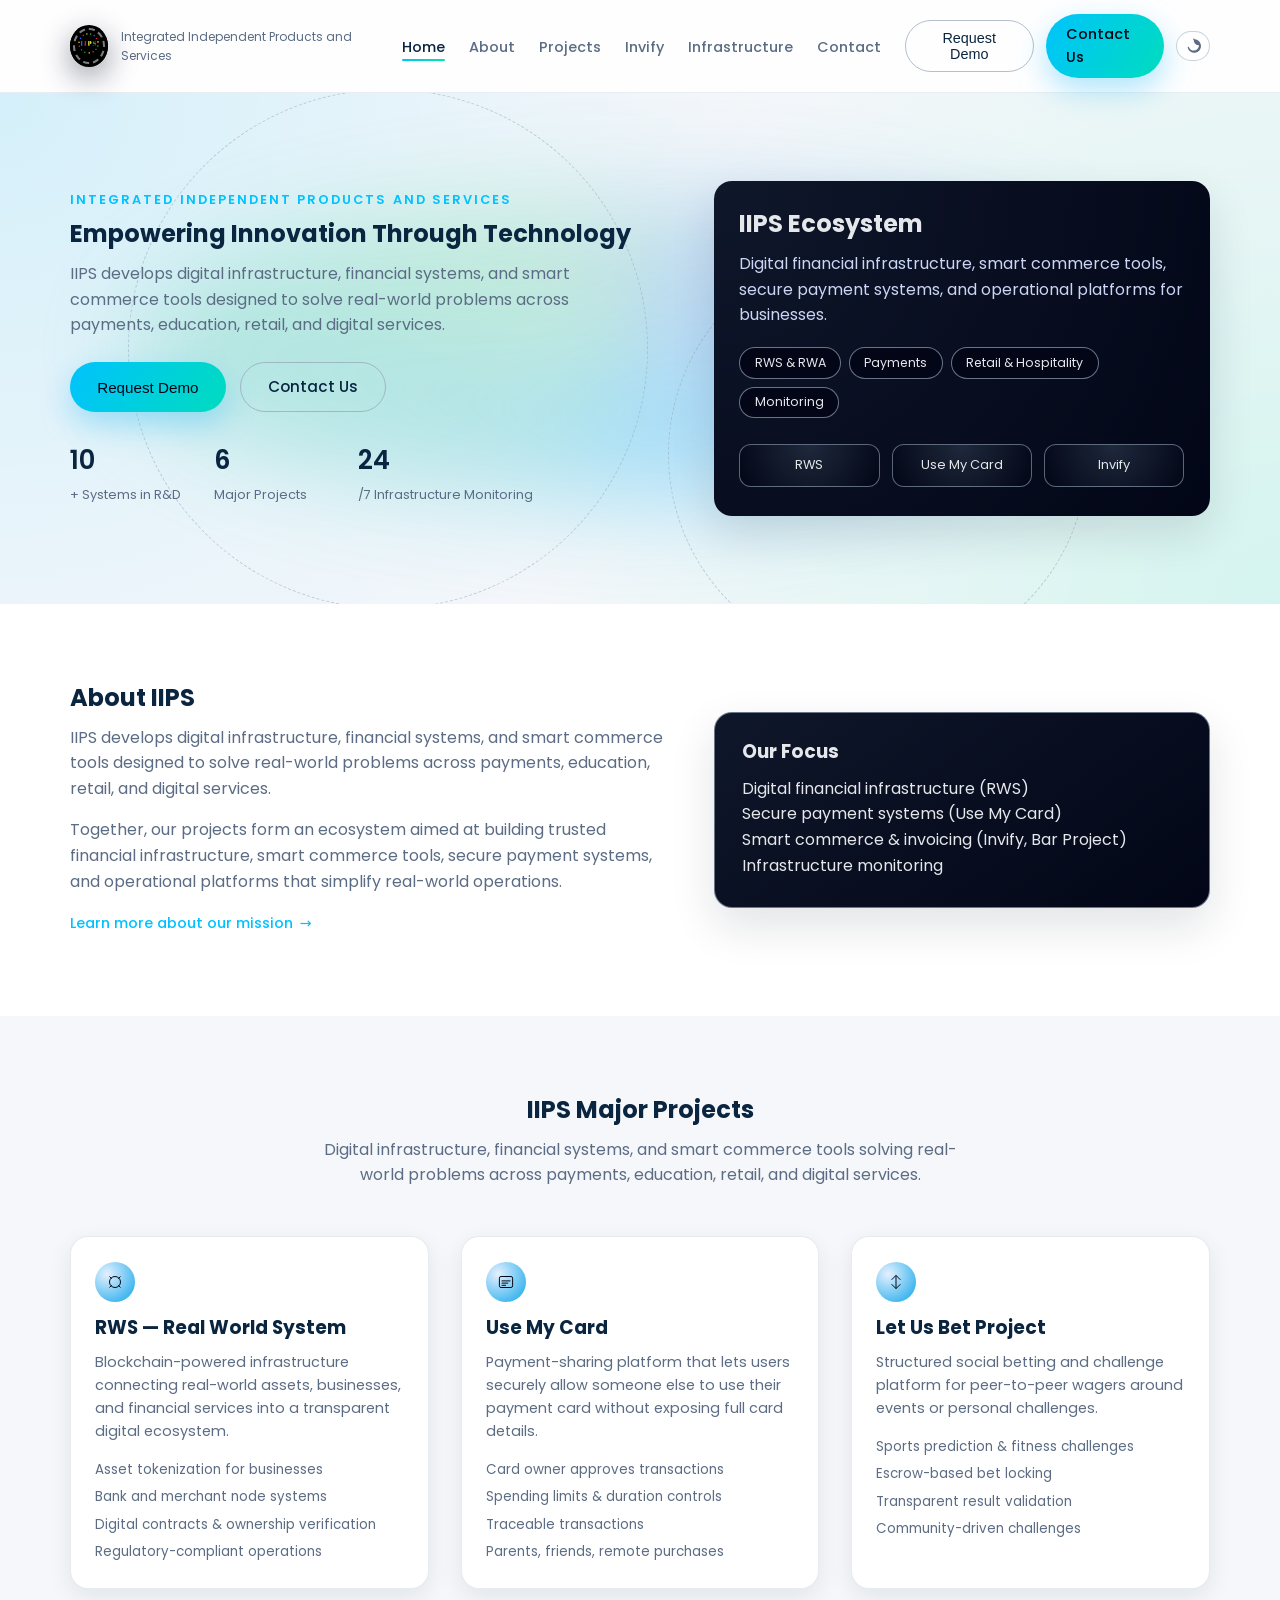
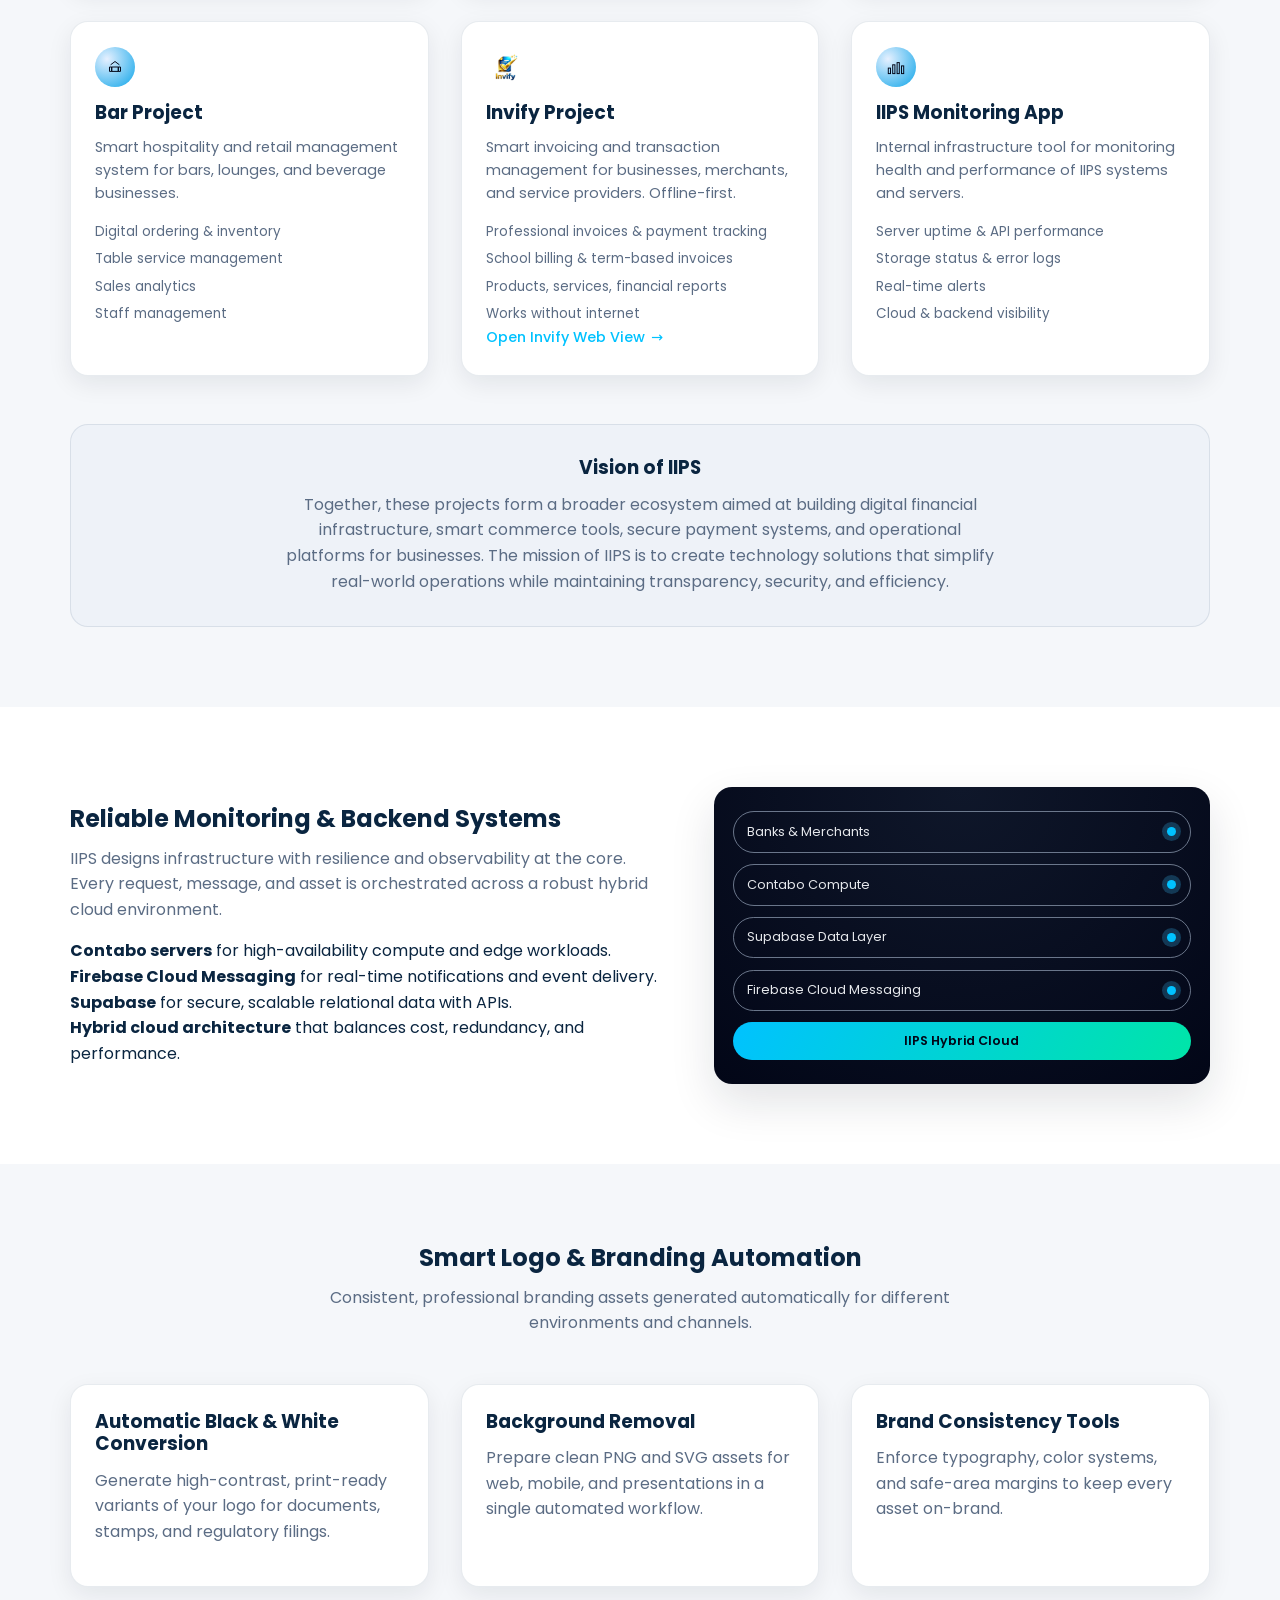
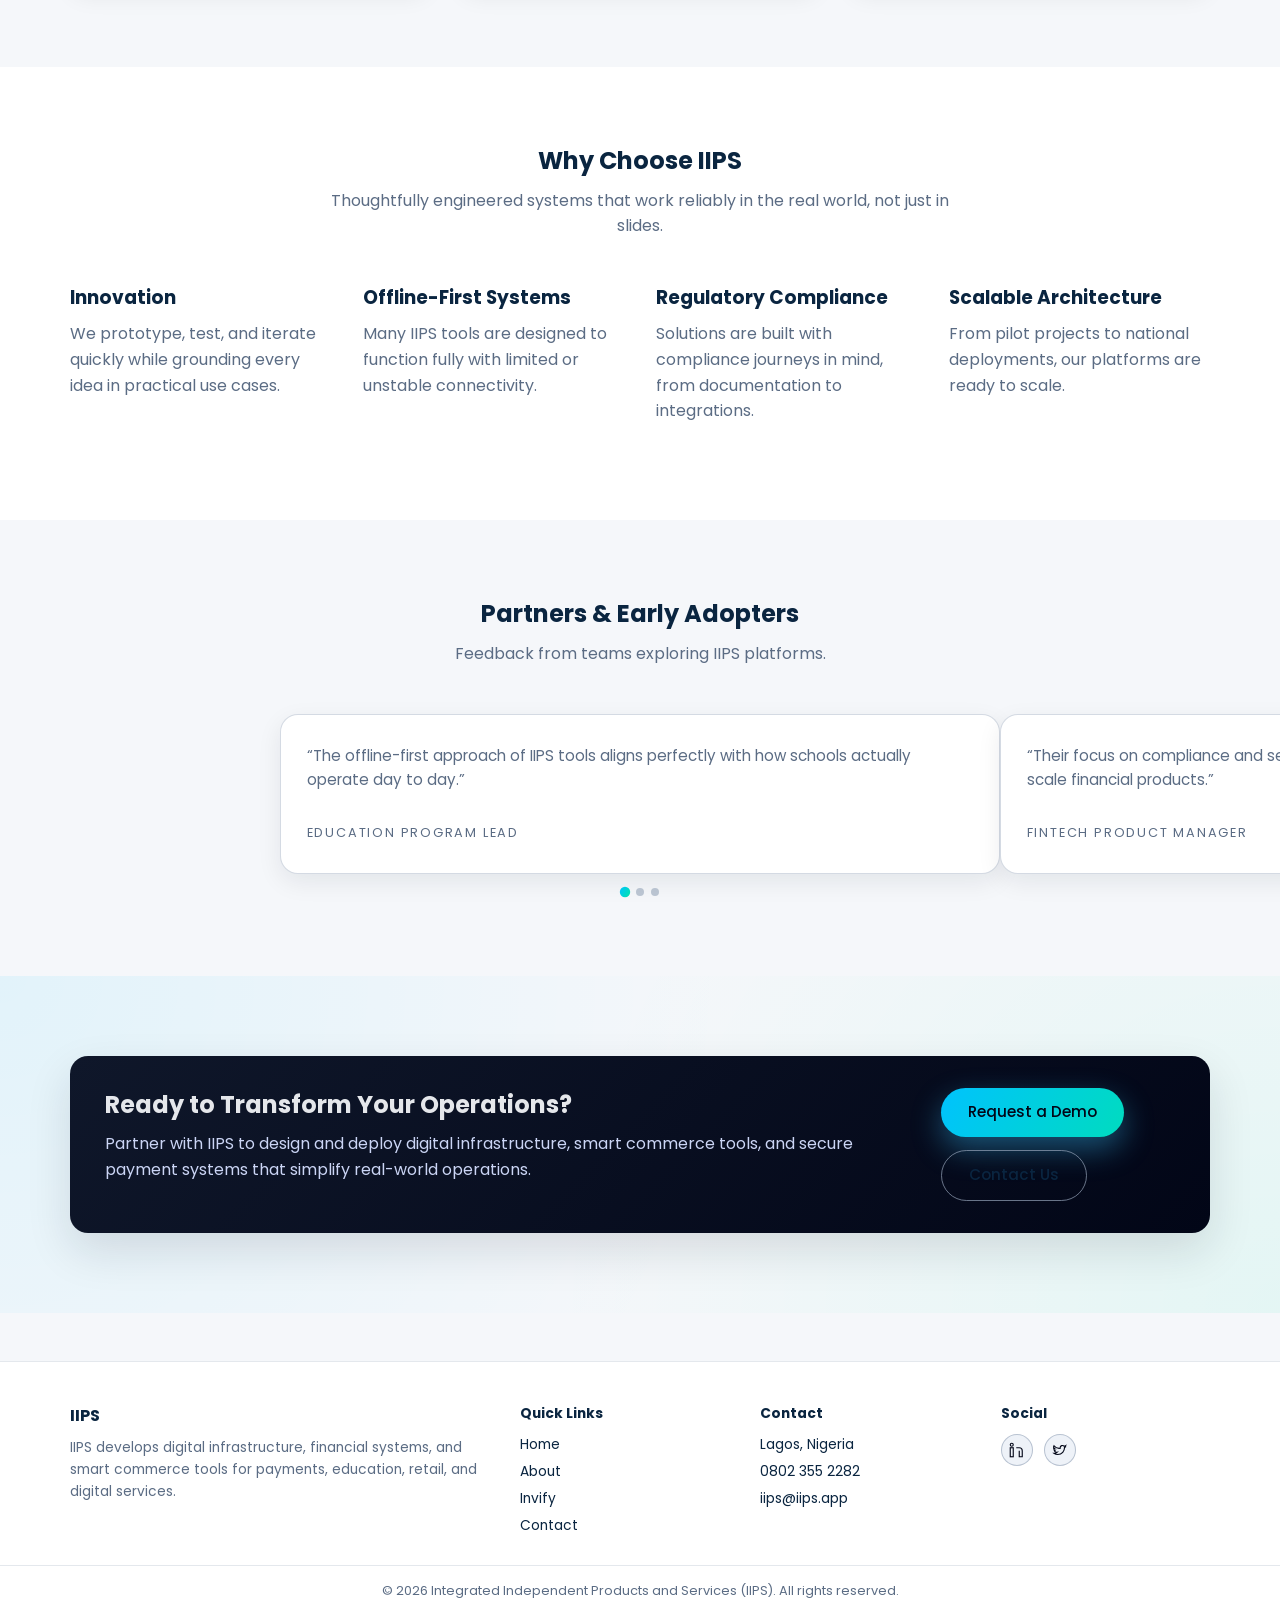
<file: index.html>
<!DOCTYPE html>
<html lang="en">
<head>
  <meta charset="UTF-8">
  <meta http-equiv="X-UA-Compatible" content="IE=edge">
  <meta name="viewport" content="width=device-width, initial-scale=1.0">
  <title>IIPS | Integrated Independent Products and Services</title>
  <meta name="description" content="IIPS develops digital infrastructure, financial systems, and smart commerce tools for payments, education, retail, and digital services.">
  <link rel="preconnect" href="https://fonts.googleapis.com">
  <link rel="preconnect" href="https://fonts.gstatic.com" crossorigin>
  <link href="https://fonts.googleapis.com/css2?family=Poppins:wght@300;400;500;600;700&display=swap" rel="stylesheet">
  <link rel="stylesheet" href="css/style.css">
  <link rel="stylesheet" href="css/responsive.css">
</head>
<body data-page="home">
  <div id="page-loader">
    <div class="loader-orbit">
      <span></span><span></span><span></span><span></span>
    </div>
    <p class="loader-text">Launching IIPS Systems...</p>
  </div>

  <header class="site-header">
    <div class="container header-container">
      <a href="index.html" class="brand">
        <div class="brand-logo">
          <span class="brand-orbit"></span>
          <img src="assets/iips-logo.png" alt="IIPS logo">
        </div>
        <span class="brand-subtitle">Integrated Independent Products and Services</span>
      </a>

      <button class="nav-toggle" aria-label="Toggle navigation" aria-expanded="false">
        <span></span>
        <span></span>
      </button>

      <nav class="main-nav">
        <ul class="nav-links">
          <li><a href="index.html" class="nav-link is-active">Home</a></li>
          <li><a href="about.html" class="nav-link">About</a></li>
          <li><a href="#projects" class="nav-link">Projects</a></li>
          <li><a href="invify.html" class="nav-link">Invify</a></li>
          <li><a href="#infrastructure" class="nav-link">Infrastructure</a></li>
          <li><a href="contact.html" class="nav-link">Contact</a></li>
        </ul>
        <div class="nav-actions">
          <button class="btn btn-outline" data-scroll-target="#contact-cta">Request Demo</button>
          <a href="contact.html" class="btn">Contact Us</a>
          <button class="theme-toggle" aria-label="Toggle light and dark mode">
            <svg viewBox="0 0 24 24" aria-hidden="true">
              <path d="M12 3.1a1 1 0 0 1 .9.58A7 7 0 0 0 20 11a7 7 0 0 1-7 7 7 7 0 0 1-6.32-4.1A1 1 0 0 0 6 13a1 1 0 0 0-1.1.9 9 9 0 1 0 9.2-10.8A1 1 0 0 0 12 3.1Z" />
            </svg>
          </button>
        </div>
      </nav>
    </div>
  </header>

  <main>
    <!-- HERO -->
    <section id="hero" class="hero section">
      <div class="hero-bg">
        <div class="hero-gradient"></div>
        <div class="hero-orbit hero-orbit--one"></div>
        <div class="hero-orbit hero-orbit--two"></div>
      </div>
      <div class="container hero-grid">
        <div class="hero-content reveal">
          <p class="eyebrow">Integrated Independent Products and Services</p>
          <h1>Empowering Innovation Through Technology</h1>
          <p class="hero-subtitle">
            IIPS develops digital infrastructure, financial systems, and smart commerce tools designed to solve real-world problems across payments, education, retail, and digital services.
          </p>
          <div class="hero-actions">
            <button class="btn btn-lg" data-scroll-target="#contact-cta">Request Demo</button>
            <a href="contact.html" class="btn btn-lg btn-outline">Contact Us</a>
          </div>
          <div class="hero-meta">
            <div class="hero-meta-item">
              <span class="counter" data-counter="10">0</span>
              <span class="counter-label">+ Systems in R&amp;D</span>
            </div>
            <div class="hero-meta-item">
              <span class="counter" data-counter="6">0</span>
              <span class="counter-label">Major Projects</span>
            </div>
            <div class="hero-meta-item">
              <span class="counter" data-counter="24">0</span>
              <span class="counter-label">/7 Infrastructure Monitoring</span>
            </div>
          </div>
        </div>

        <div class="hero-visual reveal">
          <div class="hero-card">
            <h2>IIPS Ecosystem</h2>
            <p>Digital financial infrastructure, smart commerce tools, secure payment systems, and operational platforms for businesses.</p>
            <ul class="hero-pills">
              <li>RWS &amp; RWA</li>
              <li>Payments</li>
              <li>Retail &amp; Hospitality</li>
              <li>Monitoring</li>
            </ul>
            <div class="hero-diagram">
              <div class="hero-node hero-node--edge">RWS</div>
              <div class="hero-node hero-node--cloud">Use My Card</div>
              <div class="hero-node hero-node--rwa">Invify</div>
            </div>
          </div>
        </div>
      </div>
    </section>

    <!-- ABOUT SUMMARY -->
    <section id="about" class="section section-alt">
      <div class="container split">
        <div class="split-text reveal">
          <h2>About IIPS</h2>
          <p>
            IIPS develops digital infrastructure, financial systems, and smart commerce tools designed to solve real-world
            problems across payments, education, retail, and digital services.
          </p>
          <p>
            Together, our projects form an ecosystem aimed at building trusted financial infrastructure, smart commerce
            tools, secure payment systems, and operational platforms that simplify real-world operations.
          </p>
          <a href="about.html" class="text-link">
            Learn more about our mission
            <span aria-hidden="true">→</span>
          </a>
        </div>
        <div class="split-visual reveal">
          <div class="stats-card">
            <h3>Our Focus</h3>
            <ul>
              <li>Digital financial infrastructure (RWS)</li>
              <li>Secure payment systems (Use My Card)</li>
              <li>Smart commerce &amp; invoicing (Invify, Bar Project)</li>
              <li>Infrastructure monitoring</li>
            </ul>
          </div>
        </div>
      </div>
    </section>

    <!-- MAJOR PROJECTS -->
    <section id="projects" class="section">
      <div class="container">
        <header class="section-header reveal">
          <h2>IIPS Major Projects</h2>
          <p>Digital infrastructure, financial systems, and smart commerce tools solving real-world problems across payments, education, retail, and digital services.</p>
        </header>

        <div class="grid grid-3 project-grid">
          <article class="card project-card reveal">
            <div class="card-icon">
              <svg viewBox="0 0 40 40" aria-hidden="true">
                <circle cx="20" cy="20" r="10"></circle>
                <path d="M10 10l4 4M30 10l-4 4M10 30l4-4M30 30l-4-4" />
              </svg>
            </div>
            <h3>RWS — Real World System</h3>
            <p class="card-description">
              Blockchain-powered infrastructure connecting real-world assets, businesses, and financial services into a transparent digital ecosystem.
            </p>
            <ul class="card-list">
              <li>Asset tokenization for businesses</li>
              <li>Bank and merchant node systems</li>
              <li>Digital contracts &amp; ownership verification</li>
              <li>Regulatory-compliant operations</li>
            </ul>
          </article>

          <article class="card project-card reveal">
            <div class="card-icon">
              <svg viewBox="0 0 40 40" aria-hidden="true">
                <rect x="8" y="10" width="24" height="20" rx="3"></rect>
                <path d="M12 18h16M12 22h12M12 26h8" />
              </svg>
            </div>
            <h3>Use My Card</h3>
            <p class="card-description">
              Payment-sharing platform that lets users securely allow someone else to use their payment card without exposing full card details.
            </p>
            <ul class="card-list">
              <li>Card owner approves transactions</li>
              <li>Spending limits &amp; duration controls</li>
              <li>Traceable transactions</li>
              <li>Parents, friends, remote purchases</li>
            </ul>
          </article>

          <article class="card project-card reveal">
            <div class="card-icon">
              <svg viewBox="0 0 40 40" aria-hidden="true">
                <path d="M20 8v24M12 16l8-8 8 8M12 24l8 8 8-8" />
              </svg>
            </div>
            <h3>Let Us Bet Project</h3>
            <p class="card-description">
              Structured social betting and challenge platform for peer-to-peer wagers around events or personal challenges.
            </p>
            <ul class="card-list">
              <li>Sports prediction &amp; fitness challenges</li>
              <li>Escrow-based bet locking</li>
              <li>Transparent result validation</li>
              <li>Community-driven challenges</li>
            </ul>
          </article>

          <article class="card project-card reveal">
            <div class="card-icon">
              <svg viewBox="0 0 40 40" aria-hidden="true">
                <path d="M14 28h12v-8H14zM10 20h4v8h-4zM26 20h4v8h-4z" />
                <path d="M12 16l8-6 8 6" />
              </svg>
            </div>
            <h3>Bar Project</h3>
            <p class="card-description">
              Smart hospitality and retail management system for bars, lounges, and beverage businesses.
            </p>
            <ul class="card-list">
              <li>Digital ordering &amp; inventory</li>
              <li>Table service management</li>
              <li>Sales analytics</li>
              <li>Staff management</li>
            </ul>
          </article>

          <article class="card project-card reveal">
            <div class="card-icon card-icon--invify">
              <img src="assets/invify/invify-logo.png" alt="Invify logo">
            </div>
            <h3>Invify Project</h3>
            <p class="card-description">
              Smart invoicing and transaction management for businesses, merchants, and service providers. Offline-first.
            </p>
            <ul class="card-list">
              <li>Professional invoices &amp; payment tracking</li>
              <li>School billing &amp; term-based invoices</li>
              <li>Products, services, financial reports</li>
              <li>Works without internet</li>
            </ul>
            <a href="invify.html" class="text-link">
              Open Invify Web View
              <span aria-hidden="true">→</span>
            </a>
          </article>

          <article class="card project-card reveal">
            <div class="card-icon">
              <svg viewBox="0 0 40 40" aria-hidden="true">
                <rect x="6" y="22" width="4" height="10"></rect>
                <rect x="14" y="16" width="4" height="16"></rect>
                <rect x="22" y="12" width="4" height="20"></rect>
                <rect x="30" y="18" width="4" height="14"></rect>
              </svg>
            </div>
            <h3>IIPS Monitoring App</h3>
            <p class="card-description">
              Internal infrastructure tool for monitoring health and performance of IIPS systems and servers.
            </p>
            <ul class="card-list">
              <li>Server uptime &amp; API performance</li>
              <li>Storage status &amp; error logs</li>
              <li>Real-time alerts</li>
              <li>Cloud &amp; backend visibility</li>
            </ul>
          </article>
        </div>

        <div class="vision-block reveal">
          <h3>Vision of IIPS</h3>
          <p>
            Together, these projects form a broader ecosystem aimed at building digital financial infrastructure,
            smart commerce tools, secure payment systems, and operational platforms for businesses. The mission of IIPS
            is to create technology solutions that simplify real-world operations while maintaining transparency,
            security, and efficiency.
          </p>
        </div>
      </div>
    </section>

    <!-- INFRASTRUCTURE -->
    <section id="infrastructure" class="section section-alt">
      <div class="container split infra-split">
        <div class="split-text reveal">
          <h2>Reliable Monitoring &amp; Backend Systems</h2>
          <p>
            IIPS designs infrastructure with resilience and observability at the core. Every request, message, and asset
            is orchestrated across a robust hybrid cloud environment.
          </p>
          <ul class="infra-list">
            <li><strong>Contabo servers</strong> for high-availability compute and edge workloads.</li>
            <li><strong>Firebase Cloud Messaging</strong> for real-time notifications and event delivery.</li>
            <li><strong>Supabase</strong> for secure, scalable relational data with APIs.</li>
            <li><strong>Hybrid cloud architecture</strong> that balances cost, redundancy, and performance.</li>
          </ul>
        </div>
        <div class="split-visual infra-diagram reveal">
          <div class="infra-layer infra-layer--edge">
            <span class="infra-label">Banks &amp; Merchants</span>
            <span class="infra-dot"></span>
          </div>
          <div class="infra-layer infra-layer--compute">
            <span class="infra-label">Contabo Compute</span>
            <span class="infra-dot"></span>
          </div>
          <div class="infra-layer infra-layer--data">
            <span class="infra-label">Supabase Data Layer</span>
            <span class="infra-dot"></span>
          </div>
          <div class="infra-layer infra-layer--events">
            <span class="infra-label">Firebase Cloud Messaging</span>
            <span class="infra-dot"></span>
          </div>
          <div class="infra-core">
            <span>IIPS Hybrid Cloud</span>
          </div>
        </div>
      </div>
    </section>

    <!-- BRANDING TOOLS -->
    <section id="branding" class="section">
      <div class="container">
        <header class="section-header reveal">
          <h2>Smart Logo &amp; Branding Automation</h2>
          <p>
            Consistent, professional branding assets generated automatically for different environments and channels.
          </p>
        </header>

        <div class="grid grid-3 branding-grid">
          <article class="card branding-card reveal">
            <h3>Automatic Black &amp; White Conversion</h3>
            <p>
              Generate high-contrast, print-ready variants of your logo for documents, stamps, and regulatory filings.
            </p>
          </article>
          <article class="card branding-card reveal">
            <h3>Background Removal</h3>
            <p>
              Prepare clean PNG and SVG assets for web, mobile, and presentations in a single automated workflow.
            </p>
          </article>
          <article class="card branding-card reveal">
            <h3>Brand Consistency Tools</h3>
            <p>
              Enforce typography, color systems, and safe-area margins to keep every asset on-brand.
            </p>
          </article>
        </div>
      </div>
    </section>

    <!-- WHY CHOOSE IIPS -->
    <section id="why" class="section section-alt">
      <div class="container">
        <header class="section-header reveal">
          <h2>Why Choose IIPS</h2>
          <p>Thoughtfully engineered systems that work reliably in the real world, not just in slides.</p>
        </header>

        <div class="grid grid-4 highlight-grid">
          <article class="highlight-card reveal">
            <h3>Innovation</h3>
            <p>We prototype, test, and iterate quickly while grounding every idea in practical use cases.</p>
          </article>
          <article class="highlight-card reveal">
            <h3>Offline-First Systems</h3>
            <p>Many IIPS tools are designed to function fully with limited or unstable connectivity.</p>
          </article>
          <article class="highlight-card reveal">
            <h3>Regulatory Compliance</h3>
            <p>Solutions are built with compliance journeys in mind, from documentation to integrations.</p>
          </article>
          <article class="highlight-card reveal">
            <h3>Scalable Architecture</h3>
            <p>From pilot projects to national deployments, our platforms are ready to scale.</p>
          </article>
        </div>
      </div>
    </section>

    <!-- SIMPLE TESTIMONIALS SLIDER -->
    <section id="testimonials" class="section">
      <div class="container">
        <header class="section-header reveal">
          <h2>Partners &amp; Early Adopters</h2>
          <p>Feedback from teams exploring IIPS platforms.</p>
        </header>

        <div class="testimonial-slider reveal">
          <div class="testimonial-track">
            <article class="testimonial">
              <p>
                “The offline-first approach of IIPS tools aligns perfectly with how schools actually operate day to day.”
              </p>
              <span class="testimonial-author">Education Program Lead</span>
            </article>
            <article class="testimonial">
              <p>
                “Their focus on compliance and secure backend infrastructure gives us confidence to scale financial products.”
              </p>
              <span class="testimonial-author">Fintech Product Manager</span>
            </article>
            <article class="testimonial">
              <p>
                “We were able to prototype new asset tracking models quickly thanks to IIPS’ blockchain integrations.”
              </p>
              <span class="testimonial-author">Operations Director</span>
            </article>
          </div>
          <div class="testimonial-dots" aria-hidden="true">
            <button class="dot is-active" data-slide="0"></button>
            <button class="dot" data-slide="1"></button>
            <button class="dot" data-slide="2"></button>
          </div>
        </div>
      </div>
    </section>

    <!-- CALL TO ACTION -->
    <section id="contact-cta" class="section section-cta">
      <div class="container cta-container reveal">
        <div class="cta-content">
          <h2>Ready to Transform Your Operations?</h2>
          <p>
            Partner with IIPS to design and deploy digital infrastructure, smart commerce tools, and secure
            payment systems that simplify real-world operations.
          </p>
        </div>
        <div class="cta-actions">
          <a href="contact.html" class="btn btn-lg">Request a Demo</a>
          <a href="contact.html" class="btn btn-lg btn-outline">Contact Us</a>
        </div>
      </div>
    </section>
  </main>

  <footer class="site-footer">
    <div class="container footer-grid">
      <div class="footer-col">
        <h3>IIPS</h3>
        <p>IIPS develops digital infrastructure, financial systems, and smart commerce tools for payments, education, retail, and digital services.</p>
      </div>
      <div class="footer-col">
        <h4>Quick Links</h4>
        <ul>
          <li><a href="index.html">Home</a></li>
          <li><a href="about.html">About</a></li>
          <li><a href="invify.html">Invify</a></li>
          <li><a href="contact.html">Contact</a></li>
        </ul>
      </div>
      <div class="footer-col">
        <h4>Contact</h4>
        <ul>
          <li>Lagos, Nigeria</li>
          <li><a href="tel:08023552282">0802 355 2282</a></li>
          <li><a href="mailto:iips@iips.app">iips@iips.app</a></li>
        </ul>
      </div>
      <div class="footer-col">
        <h4>Social</h4>
        <div class="footer-socials">
          <a href="#" aria-label="IIPS on LinkedIn">
            <svg viewBox="0 0 24 24" aria-hidden="true">
              <rect x="3" y="9" width="4" height="12"></rect>
              <circle cx="5" cy="5" r="2"></circle>
              <path d="M11 9h4a4 4 0 0 1 4 4v8h-4v-8"></path>
            </svg>
          </a>
          <a href="#" aria-label="IIPS on Twitter">
            <svg viewBox="0 0 24 24" aria-hidden="true">
              <path d="M20 7.4c-.6.3-1.2.4-1.8.5a3.1 3.1 0 0 0 1.4-1.7 6 6 0 0 1-2 0.8 3.1 3.1 0 0 0-5.4 2.1c0 .2 0 .4.1.6A8.8 8.8 0 0 1 4 6.3a3.1 3.1 0 0 0 1 4.1 3 3 0 0 1-1.4-.4v.1a3.1 3.1 0 0 0 2.5 3 3 3 0 0 1-1.4.1A3.1 3.1 0 0 0 8 15a6.2 6.2 0 0 1-3.8 1.3H4A8.8 8.8 0 0 0 9 18c5.8 0 9-4.8 9-9v-.4A6.3 6.3 0 0 0 20 7.4Z" />
            </svg>
          </a>
        </div>
      </div>
    </div>
    <div class="footer-bottom">
      <p>© 2026 Integrated Independent Products and Services (IIPS). All rights reserved.</p>
    </div>
  </footer>

  <script src="js/main.js" defer></script>
</body>
</html>
</file>
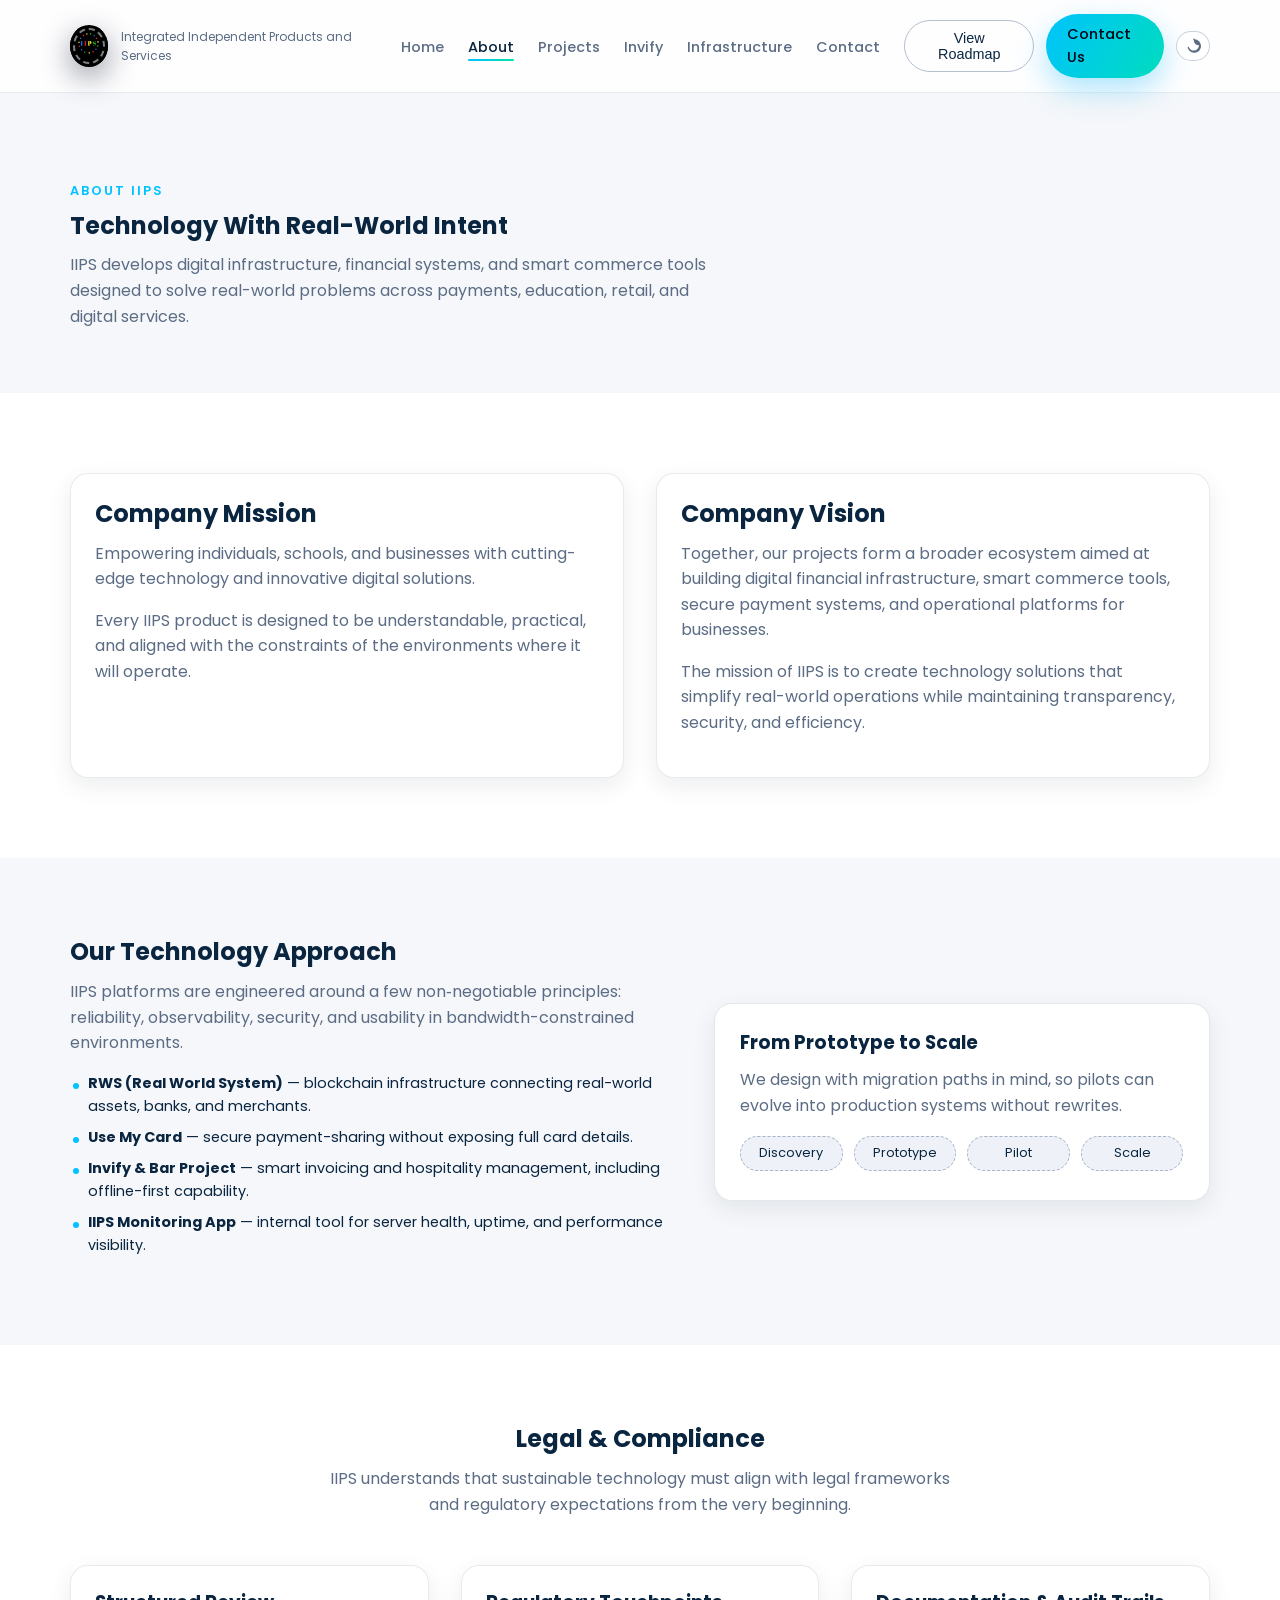
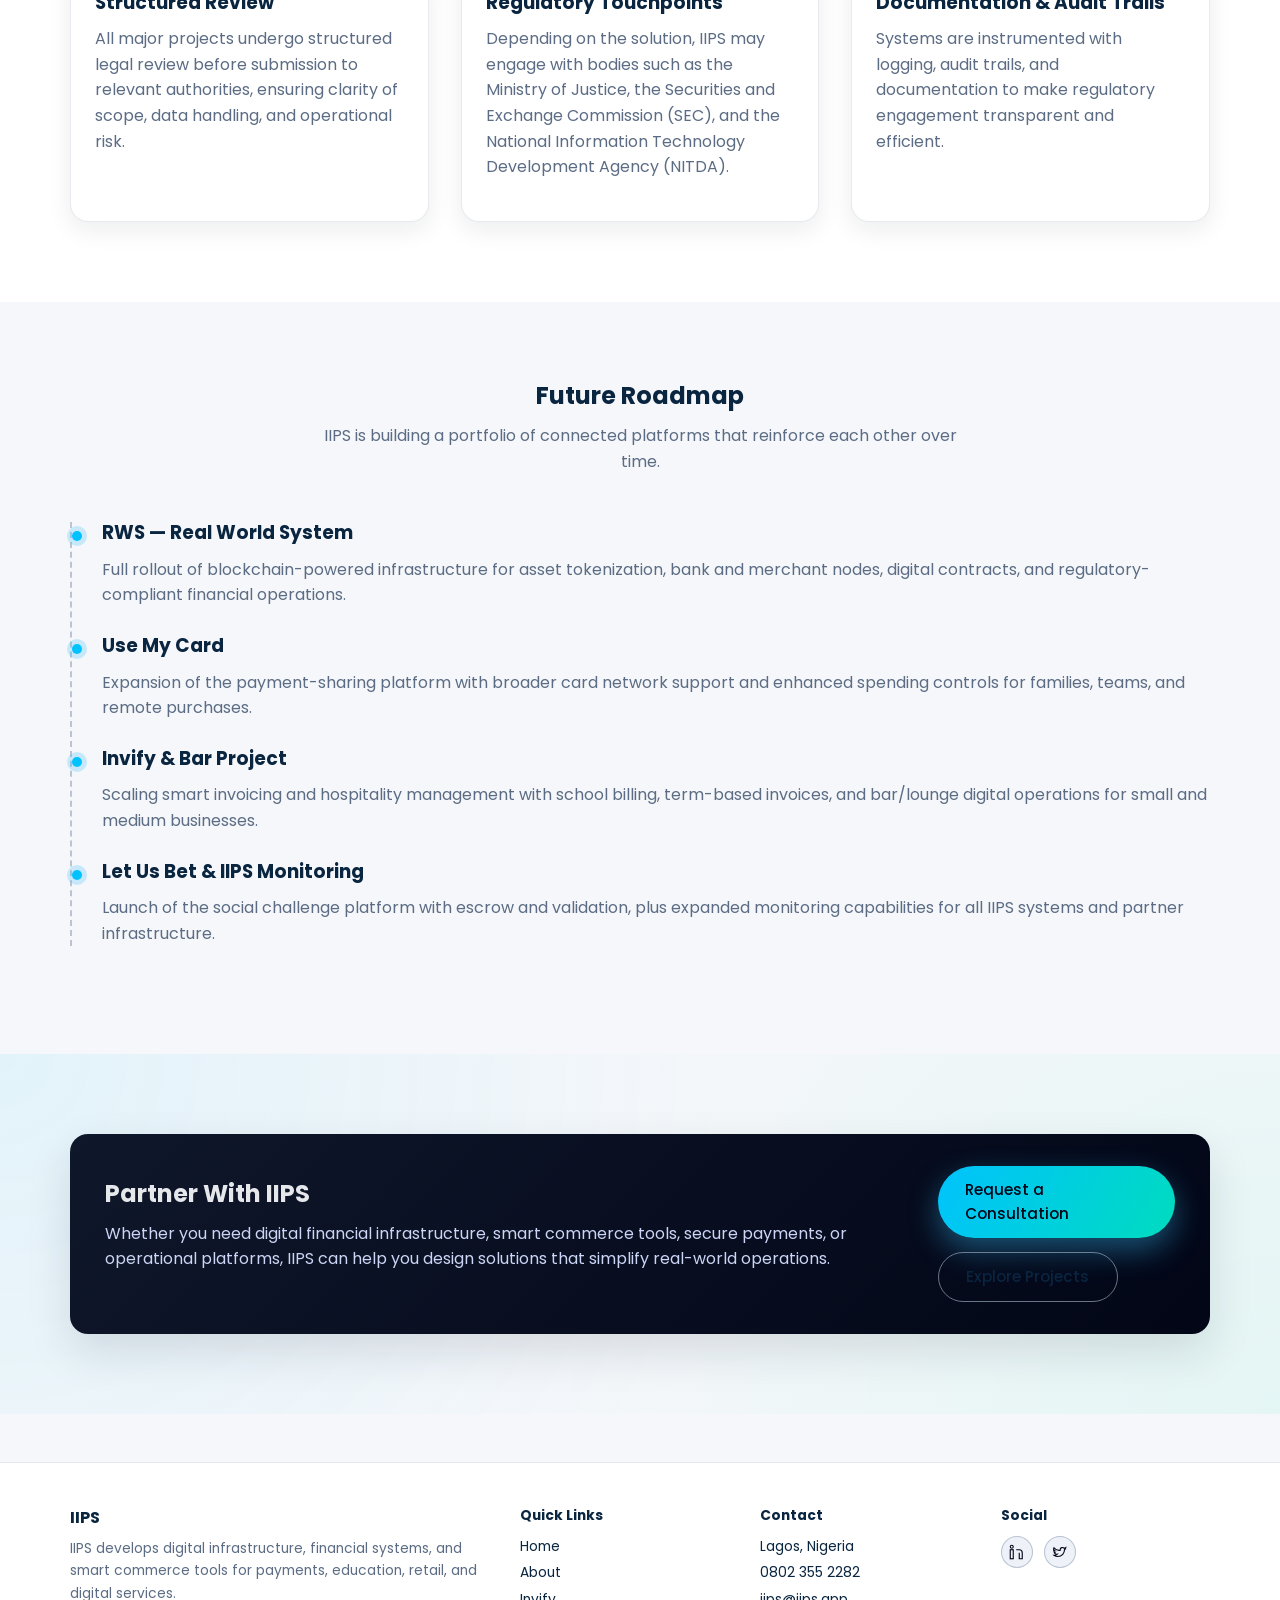
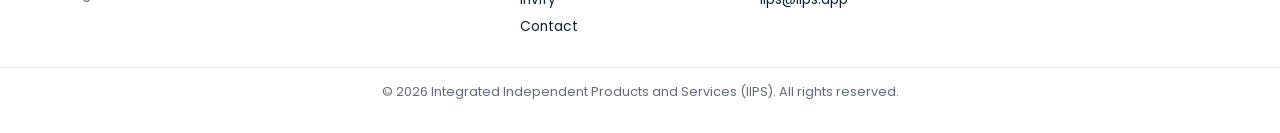
<file: about.html>
<!DOCTYPE html>
<html lang="en">
<head>
  <meta charset="UTF-8">
  <meta http-equiv="X-UA-Compatible" content="IE=edge">
  <meta name="viewport" content="width=device-width, initial-scale=1.0">
  <title>About IIPS | Integrated Independent Products and Services</title>
  <meta name="description" content="Learn about the mission, vision, technology approach, and roadmap of IIPS — digital infrastructure, financial systems, and smart commerce tools.">
  <link rel="preconnect" href="https://fonts.googleapis.com">
  <link rel="preconnect" href="https://fonts.gstatic.com" crossorigin>
  <link href="https://fonts.googleapis.com/css2?family=Poppins:wght@300;400;500;600;700&display=swap" rel="stylesheet">
  <link rel="stylesheet" href="css/style.css">
  <link rel="stylesheet" href="css/responsive.css">
</head>
<body data-page="about">
  <div id="page-loader">
    <div class="loader-orbit">
      <span></span><span></span><span></span><span></span>
    </div>
    <p class="loader-text">Loading IIPS Overview...</p>
  </div>

  <header class="site-header">
    <div class="container header-container">
      <a href="index.html" class="brand">
        <div class="brand-logo">
          <span class="brand-orbit"></span>
          <img src="assets/iips-logo.png" alt="IIPS logo">
        </div>
        <span class="brand-subtitle">Integrated Independent Products and Services</span>
      </a>

      <button class="nav-toggle" aria-label="Toggle navigation" aria-expanded="false">
        <span></span>
        <span></span>
      </button>

      <nav class="main-nav">
        <ul class="nav-links">
          <li><a href="index.html" class="nav-link">Home</a></li>
          <li><a href="about.html" class="nav-link is-active">About</a></li>
          <li><a href="index.html#projects" class="nav-link">Projects</a></li>
          <li><a href="invify.html" class="nav-link">Invify</a></li>
          <li><a href="index.html#infrastructure" class="nav-link">Infrastructure</a></li>
          <li><a href="contact.html" class="nav-link">Contact</a></li>
        </ul>
        <div class="nav-actions">
          <button class="btn btn-outline" data-scroll-target="#roadmap">View Roadmap</button>
          <a href="contact.html" class="btn">Contact Us</a>
          <button class="theme-toggle" aria-label="Toggle light and dark mode">
            <svg viewBox="0 0 24 24" aria-hidden="true">
              <path d="M12 3.1a1 1 0 0 1 .9.58A7 7 0 0 0 20 11a7 7 0 0 1-7 7 7 7 0 0 1-6.32-4.1A1 1 0 0 0 6 13a1 1 0 0 0-1.1.9 9 9 0 1 0 9.2-10.8A1 1 0 0 0 12 3.1Z" />
            </svg>
          </button>
        </div>
      </nav>
    </div>
  </header>

  <main>
    <section class="section page-hero">
      <div class="container">
        <p class="eyebrow">About IIPS</p>
        <h1>Technology With Real-World Intent</h1>
        <p class="page-hero-text">
          IIPS develops digital infrastructure, financial systems, and smart commerce tools designed to solve real-world
          problems across payments, education, retail, and digital services.
        </p>
      </div>
    </section>

    <section class="section section-alt">
      <div class="container grid grid-2">
        <article class="card reveal">
          <h2>Company Mission</h2>
          <p>
            Empowering individuals, schools, and businesses with cutting-edge technology and innovative digital solutions.
          </p>
          <p>
            Every IIPS product is designed to be understandable, practical, and aligned with the constraints of the
            environments where it will operate.
          </p>
        </article>

        <article class="card reveal">
          <h2>Company Vision</h2>
          <p>
            Together, our projects form a broader ecosystem aimed at building digital financial infrastructure,
            smart commerce tools, secure payment systems, and operational platforms for businesses.
          </p>
          <p>
            The mission of IIPS is to create technology solutions that simplify real-world operations while
            maintaining transparency, security, and efficiency.
          </p>
        </article>
      </div>
    </section>

    <section class="section">
      <div class="container split">
        <div class="split-text reveal">
          <h2>Our Technology Approach</h2>
          <p>
            IIPS platforms are engineered around a few non‑negotiable principles: reliability, observability, security,
            and usability in bandwidth-constrained environments.
          </p>
          <ul class="bullet-list">
            <li><strong>RWS (Real World System)</strong> — blockchain infrastructure connecting real-world assets, banks, and merchants.</li>
            <li><strong>Use My Card</strong> — secure payment-sharing without exposing full card details.</li>
            <li><strong>Invify &amp; Bar Project</strong> — smart invoicing and hospitality management, including offline-first capability.</li>
            <li><strong>IIPS Monitoring App</strong> — internal tool for server health, uptime, and performance visibility.</li>
          </ul>
        </div>
        <div class="split-visual reveal">
          <div class="diagram-card">
            <h3>From Prototype to Scale</h3>
            <p>We design with migration paths in mind, so pilots can evolve into production systems without rewrites.</p>
            <div class="diagram-steps">
              <span>Discovery</span>
              <span>Prototype</span>
              <span>Pilot</span>
              <span>Scale</span>
            </div>
          </div>
        </div>
      </div>
    </section>

    <section class="section section-alt">
      <div class="container">
        <header class="section-header reveal">
          <h2>Legal &amp; Compliance</h2>
          <p>
            IIPS understands that sustainable technology must align with legal frameworks and regulatory expectations
            from the very beginning.
          </p>
        </header>
        <div class="grid grid-3">
          <article class="card reveal">
            <h3>Structured Review</h3>
            <p>
              All major projects undergo structured legal review before submission to relevant authorities, ensuring
              clarity of scope, data handling, and operational risk.
            </p>
          </article>
          <article class="card reveal">
            <h3>Regulatory Touchpoints</h3>
            <p>
              Depending on the solution, IIPS may engage with bodies such as the Ministry of Justice, the Securities and
              Exchange Commission (SEC), and the National Information Technology Development Agency (NITDA).
            </p>
          </article>
          <article class="card reveal">
            <h3>Documentation &amp; Audit Trails</h3>
            <p>
              Systems are instrumented with logging, audit trails, and documentation to make regulatory engagement
              transparent and efficient.
            </p>
          </article>
        </div>
      </div>
    </section>

    <section id="roadmap" class="section">
      <div class="container">
        <header class="section-header reveal">
          <h2>Future Roadmap</h2>
          <p>IIPS is building a portfolio of connected platforms that reinforce each other over time.</p>
        </header>

        <div class="timeline reveal">
          <div class="timeline-item">
            <h3>RWS — Real World System</h3>
            <p>
              Full rollout of blockchain-powered infrastructure for asset tokenization, bank and merchant nodes,
              digital contracts, and regulatory-compliant financial operations.
            </p>
          </div>
          <div class="timeline-item">
            <h3>Use My Card</h3>
            <p>
              Expansion of the payment-sharing platform with broader card network support and enhanced
              spending controls for families, teams, and remote purchases.
            </p>
          </div>
          <div class="timeline-item">
            <h3>Invify &amp; Bar Project</h3>
            <p>
              Scaling smart invoicing and hospitality management with school billing, term-based invoices,
              and bar/lounge digital operations for small and medium businesses.
            </p>
          </div>
          <div class="timeline-item">
            <h3>Let Us Bet &amp; IIPS Monitoring</h3>
            <p>
              Launch of the social challenge platform with escrow and validation, plus expanded
              monitoring capabilities for all IIPS systems and partner infrastructure.
            </p>
          </div>
        </div>
      </div>
    </section>

    <section class="section section-cta">
      <div class="container cta-container reveal">
        <div class="cta-content">
          <h2>Partner With IIPS</h2>
          <p>
            Whether you need digital financial infrastructure, smart commerce tools, secure payments, or operational
            platforms, IIPS can help you design solutions that simplify real-world operations.
          </p>
        </div>
        <div class="cta-actions">
          <a href="contact.html" class="btn btn-lg">Request a Consultation</a>
          <a href="index.html#projects" class="btn btn-lg btn-outline">Explore Projects</a>
        </div>
      </div>
    </section>
  </main>

  <footer class="site-footer">
    <div class="container footer-grid">
      <div class="footer-col">
        <h3>IIPS</h3>
        <p>IIPS develops digital infrastructure, financial systems, and smart commerce tools for payments, education, retail, and digital services.</p>
      </div>
      <div class="footer-col">
        <h4>Quick Links</h4>
        <ul>
          <li><a href="index.html">Home</a></li>
          <li><a href="about.html">About</a></li>
          <li><a href="invify.html">Invify</a></li>
          <li><a href="contact.html">Contact</a></li>
        </ul>
      </div>
      <div class="footer-col">
        <h4>Contact</h4>
        <ul>
          <li>Lagos, Nigeria</li>
          <li><a href="tel:08023552282">0802 355 2282</a></li>
          <li><a href="mailto:iips@iips.app">iips@iips.app</a></li>
        </ul>
      </div>
      <div class="footer-col">
        <h4>Social</h4>
        <div class="footer-socials">
          <a href="#" aria-label="IIPS on LinkedIn">
            <svg viewBox="0 0 24 24" aria-hidden="true">
              <rect x="3" y="9" width="4" height="12"></rect>
              <circle cx="5" cy="5" r="2"></circle>
              <path d="M11 9h4a4 4 0 0 1 4 4v8h-4v-8"></path>
            </svg>
          </a>
          <a href="#" aria-label="IIPS on Twitter">
            <svg viewBox="0 0 24 24" aria-hidden="true">
              <path d="M20 7.4c-.6.3-1.2.4-1.8.5a3.1 3.1 0 0 0 1.4-1.7 6 6 0 0 1-2 0.8 3.1 3.1 0 0 0-5.4 2.1c0 .2 0 .4.1.6A8.8 8.8 0 0 1 4 6.3a3.1 3.1 0 0 0 1 4.1 3 3 0 0 1-1.4-.4v.1a3.1 3.1 0 0 0 2.5 3 3 3 0 0 1-1.4.1A3.1 3.1 0 0 0 8 15a6.2 6.2 0 0 1-3.8 1.3H4A8.8 8.8 0 0 0 9 18c5.8 0 9-4.8 9-9v-.4A6.3 6.3 0 0 0 20 7.4Z" />
            </svg>
          </a>
        </div>
      </div>
    </div>
    <div class="footer-bottom">
      <p>© 2026 Integrated Independent Products and Services (IIPS). All rights reserved.</p>
    </div>
  </footer>

  <script src="js/main.js" defer></script>
</body>
</html>
</file>
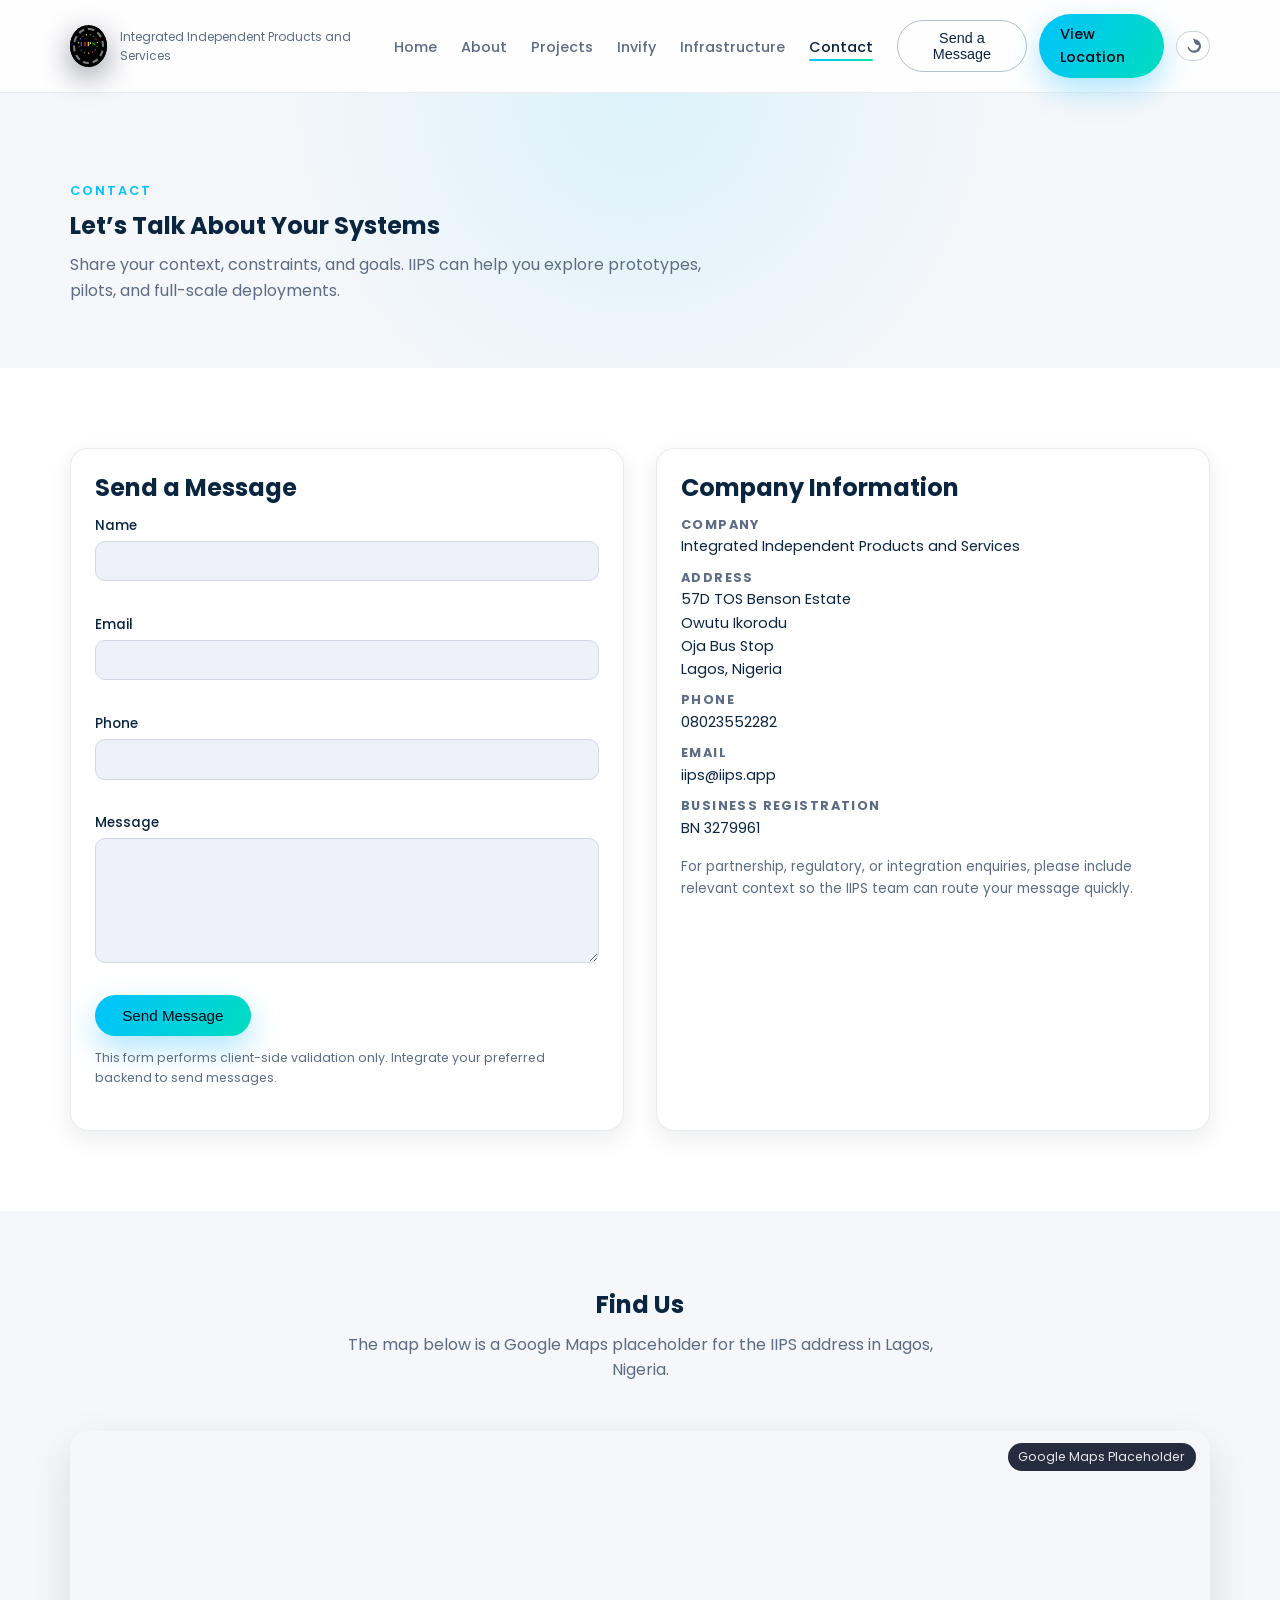
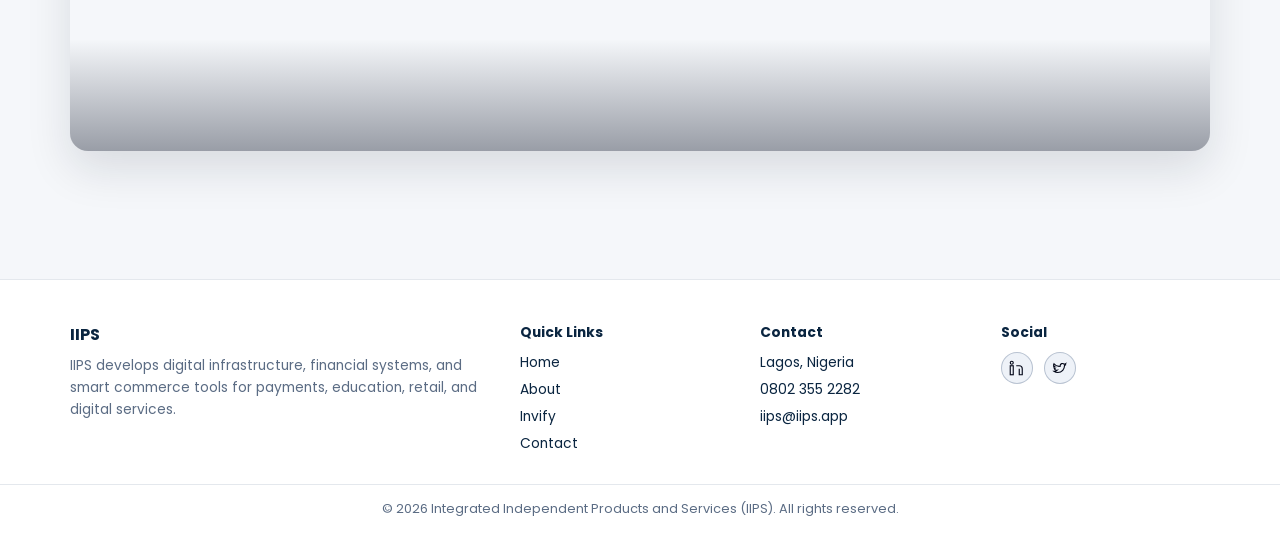
<file: contact.html>
<!DOCTYPE html>
<html lang="en">
<head>
  <meta charset="UTF-8">
  <meta http-equiv="X-UA-Compatible" content="IE=edge">
  <meta name="viewport" content="width=device-width, initial-scale=1.0">
  <title>Contact IIPS | Integrated Independent Products and Services</title>
  <meta name="description" content="Contact IIPS for demos, partnerships, and enquiries on digital infrastructure, financial systems, and smart commerce tools.">
  <link rel="preconnect" href="https://fonts.googleapis.com">
  <link rel="preconnect" href="https://fonts.gstatic.com" crossorigin>
  <link href="https://fonts.googleapis.com/css2?family=Poppins:wght@300;400;500;600;700&display=swap" rel="stylesheet">
  <link rel="stylesheet" href="css/style.css">
  <link rel="stylesheet" href="css/responsive.css">
</head>
<body data-page="contact">
  <div id="page-loader">
    <div class="loader-orbit">
      <span></span><span></span><span></span><span></span>
    </div>
    <p class="loader-text">Connecting with IIPS...</p>
  </div>

  <header class="site-header">
    <div class="container header-container">
      <a href="index.html" class="brand">
        <div class="brand-logo">
          <span class="brand-orbit"></span>
          <img src="assets/iips-logo.png" alt="IIPS logo">
        </div>
        <span class="brand-subtitle">Integrated Independent Products and Services</span>
      </a>

      <button class="nav-toggle" aria-label="Toggle navigation" aria-expanded="false">
        <span></span>
        <span></span>
      </button>

      <nav class="main-nav">
        <ul class="nav-links">
          <li><a href="index.html" class="nav-link">Home</a></li>
          <li><a href="about.html" class="nav-link">About</a></li>
          <li><a href="index.html#projects" class="nav-link">Projects</a></li>
          <li><a href="invify.html" class="nav-link">Invify</a></li>
          <li><a href="index.html#infrastructure" class="nav-link">Infrastructure</a></li>
          <li><a href="contact.html" class="nav-link is-active">Contact</a></li>
        </ul>
        <div class="nav-actions">
          <button class="btn btn-outline" data-scroll-target="#contact-main">Send a Message</button>
          <a href="#map" class="btn">View Location</a>
          <button class="theme-toggle" aria-label="Toggle light and dark mode">
            <svg viewBox="0 0 24 24" aria-hidden="true">
              <path d="M12 3.1a1 1 0 0 1 .9.58A7 7 0 0 0 20 11a7 7 0 0 1-7 7 7 7 0 0 1-6.32-4.1A1 1 0 0 0 6 13a1 1 0 0 0-1.1.9 9 9 0 1 0 9.2-10.8A1 1 0 0 0 12 3.1Z" />
            </svg>
          </button>
        </div>
      </nav>
    </div>
  </header>

  <main>
    <section class="section page-hero contact-hero">
      <div class="container">
        <p class="eyebrow">Contact</p>
        <h1>Let’s Talk About Your Systems</h1>
        <p class="page-hero-text">
          Share your context, constraints, and goals. IIPS can help you explore prototypes, pilots, and full-scale deployments.
        </p>
      </div>
    </section>

    <section id="contact-main" class="section section-alt">
      <div class="container grid grid-2 contact-grid">
        <div class="card contact-card reveal">
          <h2>Send a Message</h2>
          <form id="contact-form" novalidate>
            <div class="form-field">
              <label for="name">Name</label>
              <input type="text" id="name" name="name" autocomplete="name" required>
              <small class="error-message" aria-live="polite"></small>
            </div>
            <div class="form-field">
              <label for="email">Email</label>
              <input type="email" id="email" name="email" autocomplete="email" required>
              <small class="error-message" aria-live="polite"></small>
            </div>
            <div class="form-field">
              <label for="phone">Phone</label>
              <input type="tel" id="phone" name="phone" autocomplete="tel">
              <small class="error-message" aria-live="polite"></small>
            </div>
            <div class="form-field">
              <label for="message">Message</label>
              <textarea id="message" name="message" rows="5" required></textarea>
              <small class="error-message" aria-live="polite"></small>
            </div>
            <button type="submit" class="btn btn-lg">Send Message</button>
            <p class="form-hint">This form performs client-side validation only. Integrate your preferred backend to send messages.</p>
          </form>
        </div>

        <div class="card contact-info-card reveal">
          <h2>Company Information</h2>
          <ul class="contact-info-list">
            <li>
              <strong>Company</strong>
              <span>Integrated Independent Products and Services</span>
            </li>
            <li>
              <strong>Address</strong>
              <span>
                57D TOS Benson Estate<br>
                Owutu Ikorodu<br>
                Oja Bus Stop<br>
                Lagos, Nigeria
              </span>
            </li>
            <li>
              <strong>Phone</strong>
              <a href="tel:08023552282">08023552282</a>
            </li>
            <li>
              <strong>Email</strong>
              <a href="mailto:iips@iips.app">iips@iips.app</a>
            </li>
            <li>
              <strong>Business Registration</strong>
              <span>BN 3279961</span>
            </li>
          </ul>
          <p class="contact-note">
            For partnership, regulatory, or integration enquiries, please include relevant context so the IIPS team can
            route your message quickly.
          </p>
        </div>
      </div>
    </section>

    <section id="map" class="section">
      <div class="container">
        <header class="section-header reveal">
          <h2>Find Us</h2>
          <p>The map below is a Google Maps placeholder for the IIPS address in Lagos, Nigeria.</p>
        </header>
        <div class="map-wrapper reveal">
          <div class="map-frame">
            <iframe
              title="IIPS Location - Lagos, Nigeria"
              loading="lazy"
              referrerpolicy="no-referrer-when-downgrade"
              src="https://www.google.com/maps/embed?pb=!1m18!1m12!1m3!1d3959.834399414834!2d3.493!3d6.650!2m3!1f0!2f0!3f0!3m2!1i1024!2i768!4f13.1!3m3!1m2!1s0x0:0x0!2zNsKwMzknMDAuMCJOIDPCsDI5JzM0LjAiRQ!5e0!3m2!1sen!2sng!4v1700000000000">
            </iframe>
          </div>
          <div class="map-overlay">
            <span class="map-badge">Google Maps Placeholder</span>
          </div>
        </div>
      </div>
    </section>
  </main>

  <footer class="site-footer">
    <div class="container footer-grid">
      <div class="footer-col">
        <h3>IIPS</h3>
        <p>IIPS develops digital infrastructure, financial systems, and smart commerce tools for payments, education, retail, and digital services.</p>
      </div>
      <div class="footer-col">
        <h4>Quick Links</h4>
        <ul>
          <li><a href="index.html">Home</a></li>
          <li><a href="about.html">About</a></li>
          <li><a href="invify.html">Invify</a></li>
          <li><a href="contact.html">Contact</a></li>
        </ul>
      </div>
      <div class="footer-col">
        <h4>Contact</h4>
        <ul>
          <li>Lagos, Nigeria</li>
          <li><a href="tel:08023552282">0802 355 2282</a></li>
          <li><a href="mailto:iips@iips.app">iips@iips.app</a></li>
        </ul>
      </div>
      <div class="footer-col">
        <h4>Social</h4>
        <div class="footer-socials">
          <a href="#" aria-label="IIPS on LinkedIn">
            <svg viewBox="0 0 24 24" aria-hidden="true">
              <rect x="3" y="9" width="4" height="12"></rect>
              <circle cx="5" cy="5" r="2"></circle>
              <path d="M11 9h4a4 4 0 0 1 4 4v8h-4v-8"></path>
            </svg>
          </a>
          <a href="#" aria-label="IIPS on Twitter">
            <svg viewBox="0 0 24 24" aria-hidden="true">
              <path d="M20 7.4c-.6.3-1.2.4-1.8.5a3.1 3.1 0 0 0 1.4-1.7 6 6 0 0 1-2 0.8 3.1 3.1 0 0 0-5.4 2.1c0 .2 0 .4.1.6A8.8 8.8 0 0 1 4 6.3a3.1 3.1 0 0 0 1 4.1 3 3 0 0 1-1.4-.4v.1a3.1 3.1 0 0 0 2.5 3 3 3 0 0 1-1.4.1A3.1 3.1 0 0 0 8 15a6.2 6.2 0 0 1-3.8 1.3H4A8.8 8.8 0 0 0 9 18c5.8 0 9-4.8 9-9v-.4A6.3 6.3 0 0 0 20 7.4Z" />
            </svg>
          </a>
        </div>
      </div>
    </div>
    <div class="footer-bottom">
      <p>© 2026 Integrated Independent Products and Services (IIPS). All rights reserved.</p>
    </div>
  </footer>

  <script src="js/main.js" defer></script>
</body>
</html>
</file>
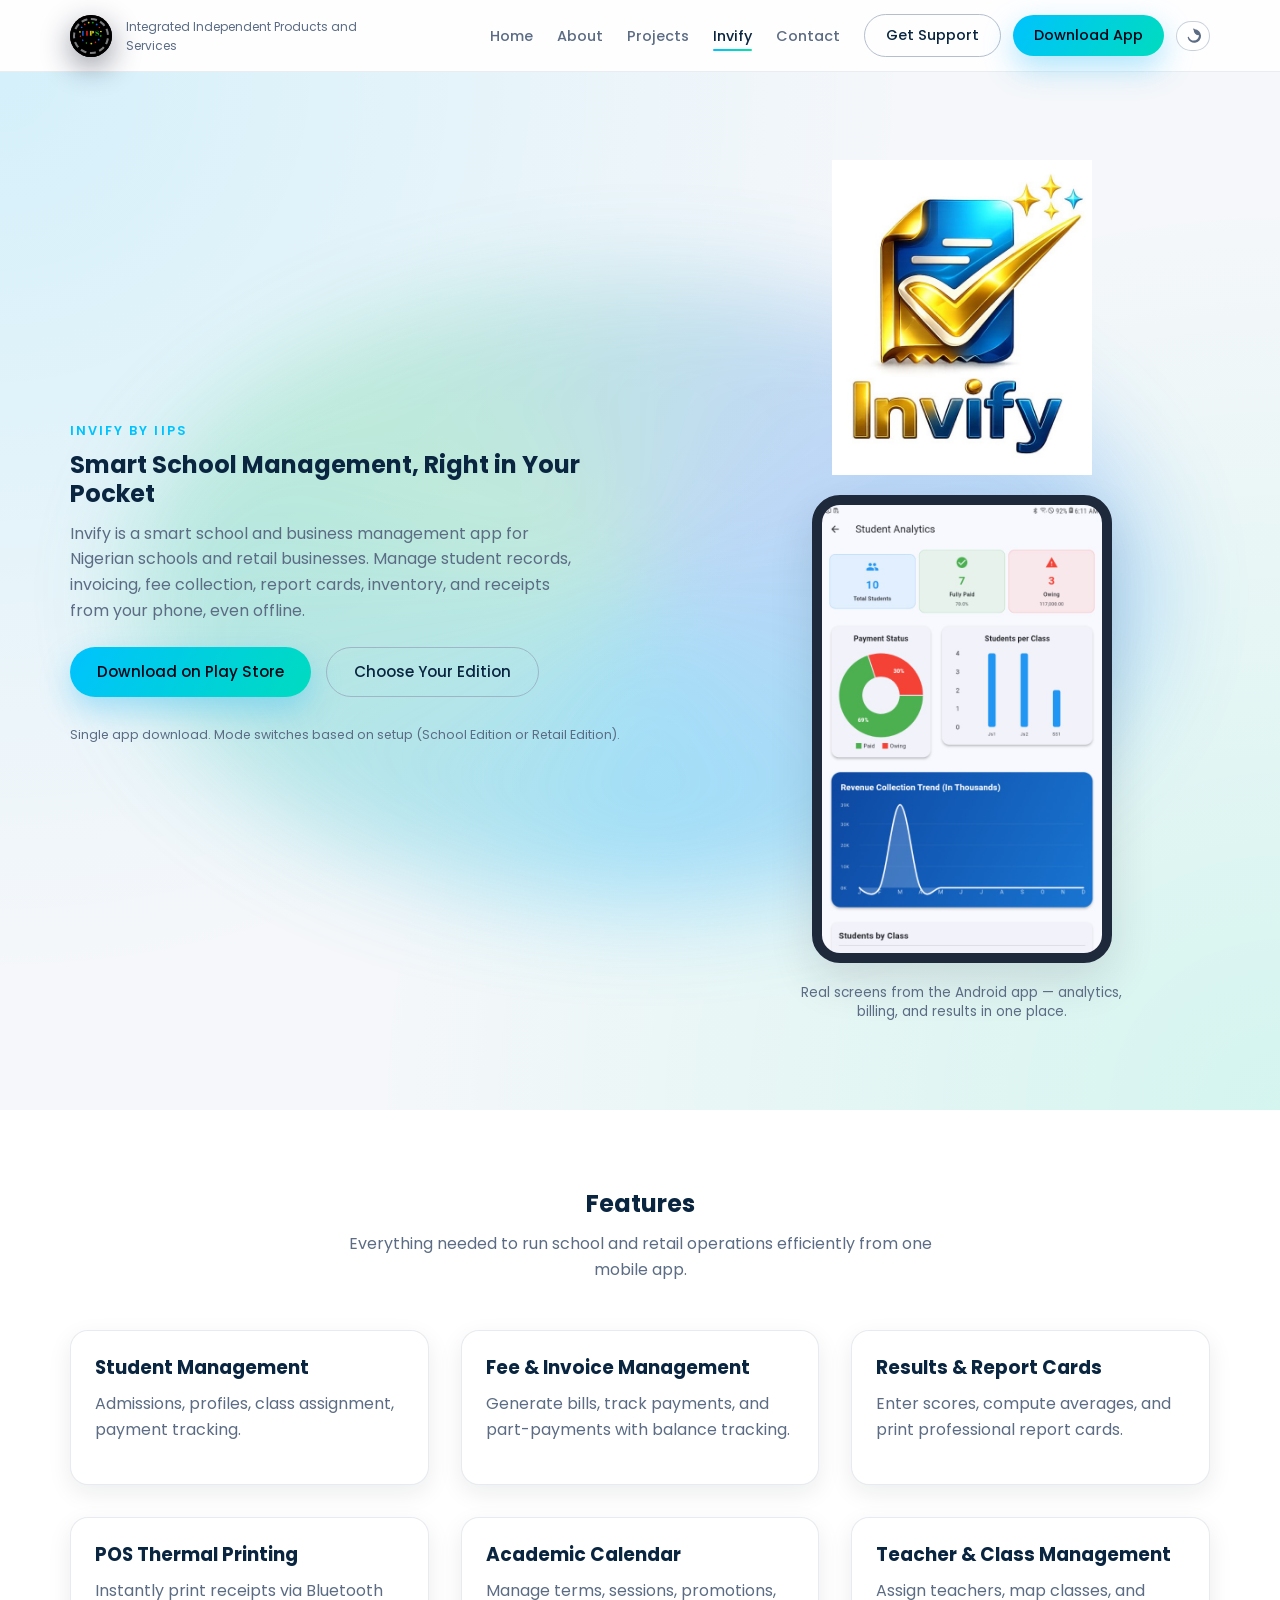
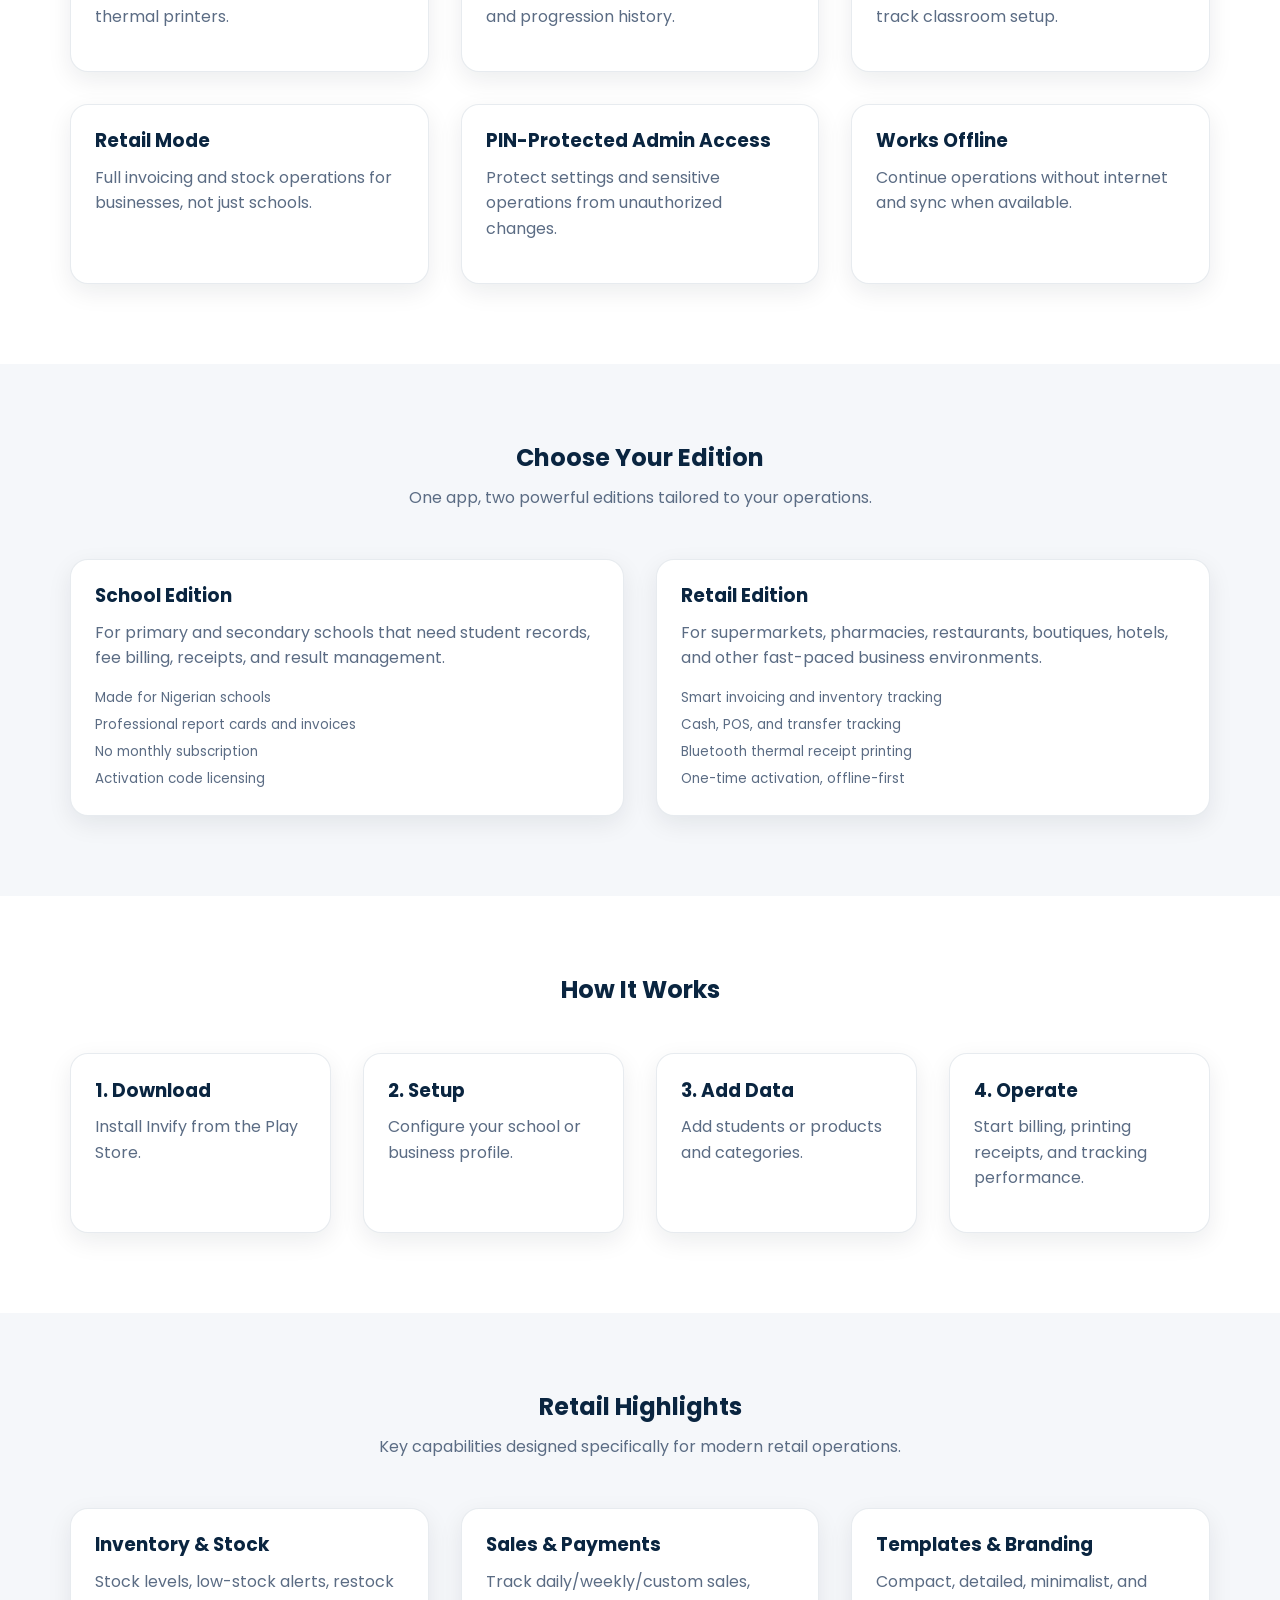
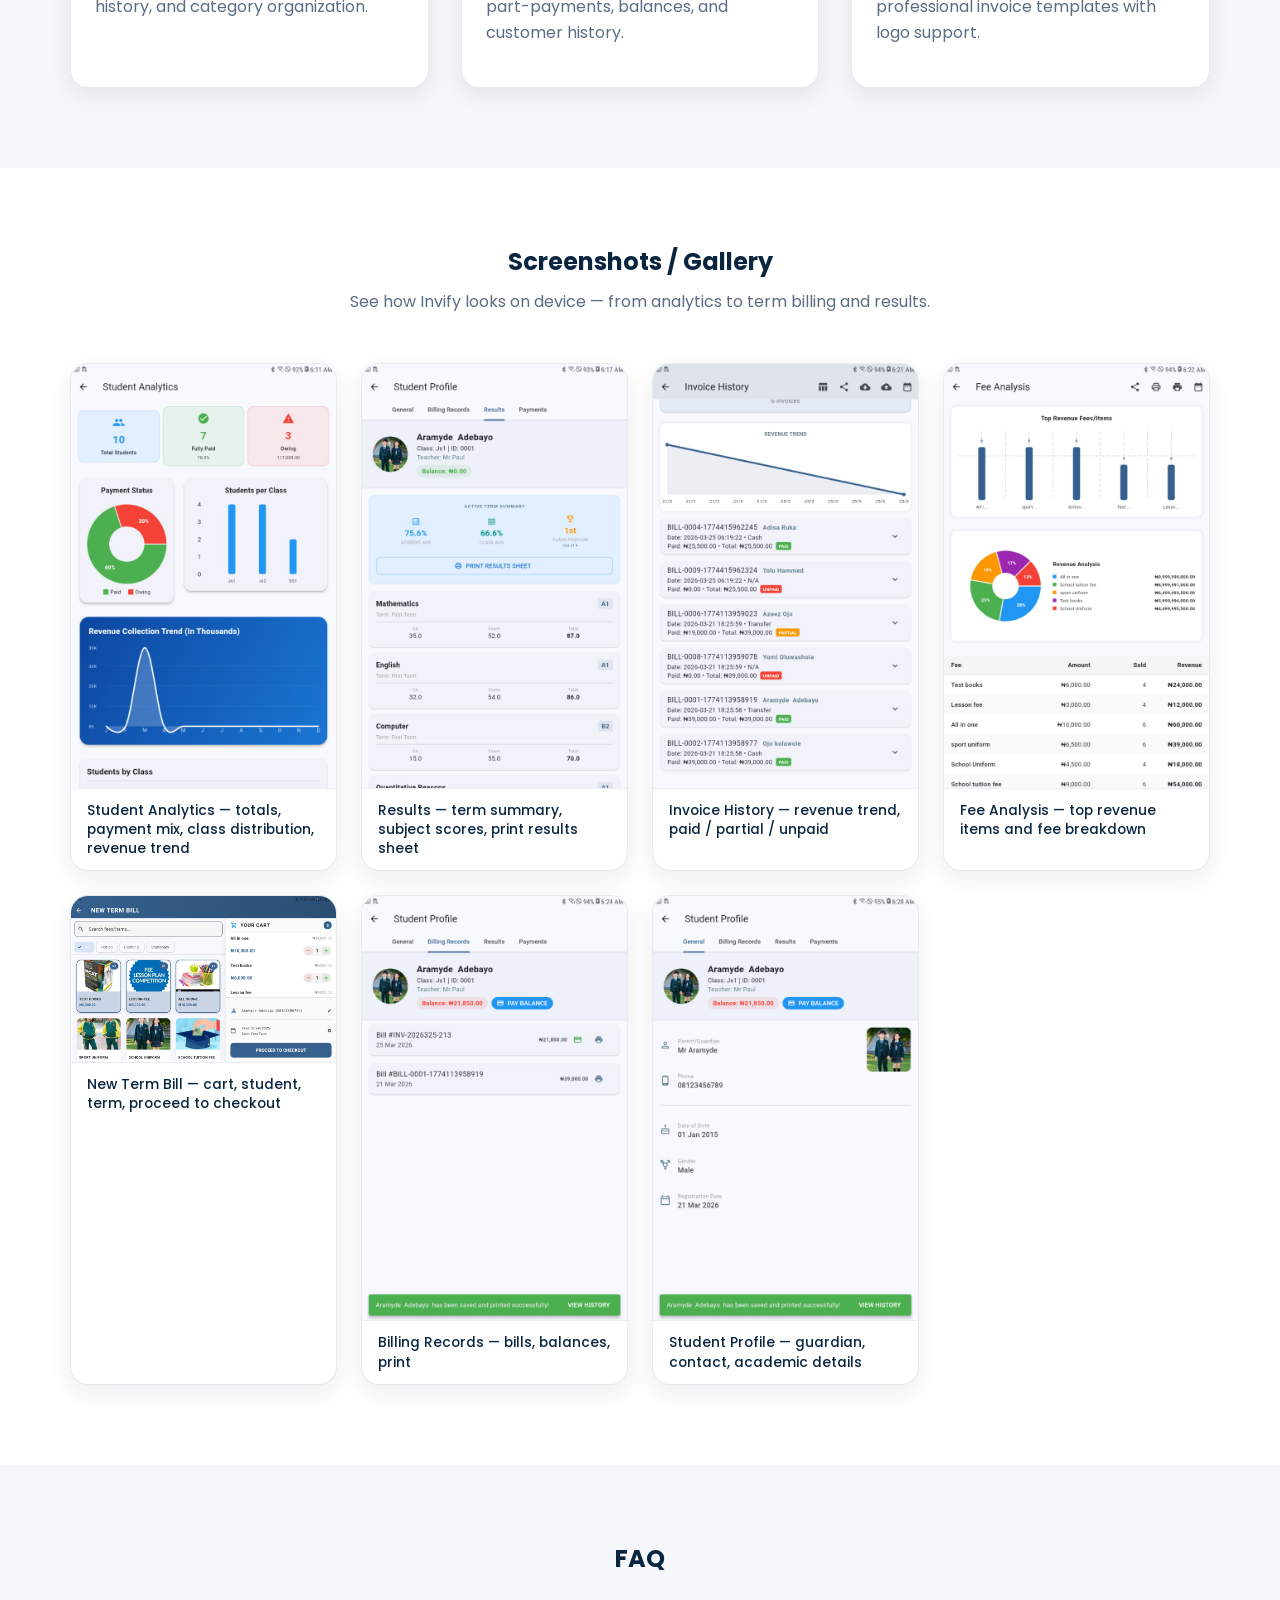
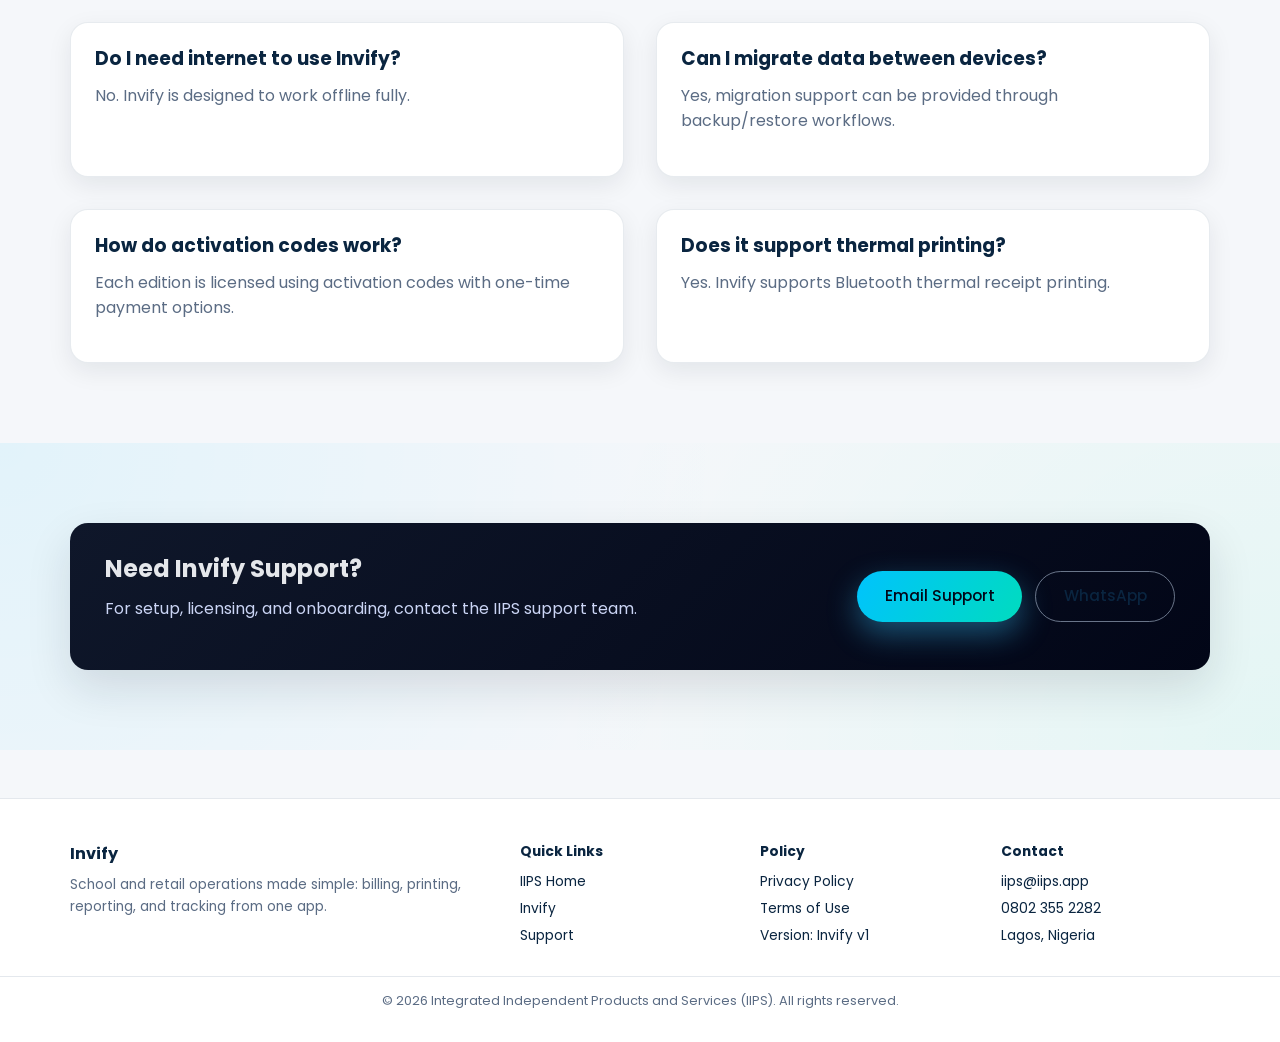
<file: invify.html>
<!DOCTYPE html>
<html lang="en">
<head>
  <meta charset="UTF-8">
  <meta http-equiv="X-UA-Compatible" content="IE=edge">
  <meta name="viewport" content="width=device-width, initial-scale=1.0">
  <title>Invify | Smart School & Retail Management</title>
  <meta name="description" content="Invify is a smart school and retail management app for Nigerian schools and businesses, with offline support, invoicing, report cards, and POS printing.">
  <link rel="preconnect" href="https://fonts.googleapis.com">
  <link rel="preconnect" href="https://fonts.gstatic.com" crossorigin>
  <link href="https://fonts.googleapis.com/css2?family=Poppins:wght@300;400;500;600;700&display=swap" rel="stylesheet">
  <link rel="stylesheet" href="css/style.css">
  <link rel="stylesheet" href="css/responsive.css">
</head>
<body data-page="invify">
  <div id="page-loader">
    <div class="loader-orbit">
      <span></span><span></span><span></span><span></span>
    </div>
    <p class="loader-text">Loading Invify...</p>
  </div>

  <header class="site-header">
    <div class="container header-container">
      <a href="index.html" class="brand">
        <div class="brand-logo">
          <span class="brand-orbit"></span>
          <img src="assets/iips-logo.png" alt="IIPS logo">
        </div>
        <span class="brand-subtitle">Integrated Independent Products and Services</span>
      </a>

      <button class="nav-toggle" aria-label="Toggle navigation" aria-expanded="false">
        <span></span>
        <span></span>
      </button>

      <nav class="main-nav">
        <ul class="nav-links">
          <li><a href="index.html" class="nav-link">Home</a></li>
          <li><a href="about.html" class="nav-link">About</a></li>
          <li><a href="index.html#projects" class="nav-link">Projects</a></li>
          <li><a href="invify.html" class="nav-link is-active">Invify</a></li>
          <li><a href="contact.html" class="nav-link">Contact</a></li>
        </ul>
        <div class="nav-actions">
          <a class="btn btn-outline" href="#support">Get Support</a>
          <a href="#download" class="btn">Download App</a>
          <button class="theme-toggle" aria-label="Toggle light and dark mode">
            <svg viewBox="0 0 24 24" aria-hidden="true">
              <path d="M12 3.1a1 1 0 0 1 .9.58A7 7 0 0 0 20 11a7 7 0 0 1-7 7 7 7 0 0 1-6.32-4.1A1 1 0 0 0 6 13a1 1 0 0 0-1.1.9 9 9 0 1 0 9.2-10.8A1 1 0 0 0 12 3.1Z" />
            </svg>
          </button>
        </div>
      </nav>
    </div>
  </header>

  <main>
    <section class="hero section">
      <div class="hero-bg">
        <div class="hero-gradient"></div>
      </div>
      <div class="container hero-grid">
        <div class="hero-content reveal">
          <p class="eyebrow">Invify by IIPS</p>
          <h1>Smart School Management, Right in Your Pocket</h1>
          <p class="hero-subtitle">
            Invify is a smart school and business management app for Nigerian schools and retail businesses. Manage student
            records, invoicing, fee collection, report cards, inventory, and receipts from your phone, even offline.
          </p>
          <div class="hero-actions" id="download">
            <a href="#" class="btn btn-lg" aria-label="Download Invify on Play Store">Download on Play Store</a>
            <a href="#editions" class="btn btn-lg btn-outline">Choose Your Edition</a>
          </div>
          <p class="form-hint">Single app download. Mode switches based on setup (School Edition or Retail Edition).</p>
        </div>

        <div class="hero-visual reveal">
          <div class="invify-hero-visual">
            <img class="invify-hero-logo" src="assets/invify/invify-logo.png" alt="Invify logo">
            <div class="invify-phone-frame" aria-hidden="true">
              <img src="assets/invify/screenshot-student-analytics.png" alt="Invify Student Analytics dashboard">
            </div>
            <p class="invify-hero-caption">Real screens from the Android app — analytics, billing, and results in one place.</p>
          </div>
        </div>
      </div>
    </section>

    <section class="section section-alt" id="features">
      <div class="container">
        <header class="section-header reveal">
          <h2>Features</h2>
          <p>Everything needed to run school and retail operations efficiently from one mobile app.</p>
        </header>
        <div class="grid grid-3">
          <article class="card reveal"><h3>Student Management</h3><p>Admissions, profiles, class assignment, payment tracking.</p></article>
          <article class="card reveal"><h3>Fee &amp; Invoice Management</h3><p>Generate bills, track payments, and part-payments with balance tracking.</p></article>
          <article class="card reveal"><h3>Results &amp; Report Cards</h3><p>Enter scores, compute averages, and print professional report cards.</p></article>
          <article class="card reveal"><h3>POS Thermal Printing</h3><p>Instantly print receipts via Bluetooth thermal printers.</p></article>
          <article class="card reveal"><h3>Academic Calendar</h3><p>Manage terms, sessions, promotions, and progression history.</p></article>
          <article class="card reveal"><h3>Teacher &amp; Class Management</h3><p>Assign teachers, map classes, and track classroom setup.</p></article>
          <article class="card reveal"><h3>Retail Mode</h3><p>Full invoicing and stock operations for businesses, not just schools.</p></article>
          <article class="card reveal"><h3>PIN-Protected Admin Access</h3><p>Protect settings and sensitive operations from unauthorized changes.</p></article>
          <article class="card reveal"><h3>Works Offline</h3><p>Continue operations without internet and sync when available.</p></article>
        </div>
      </div>
    </section>

    <section class="section" id="editions">
      <div class="container">
        <header class="section-header reveal">
          <h2>Choose Your Edition</h2>
          <p>One app, two powerful editions tailored to your operations.</p>
        </header>
        <div class="grid grid-2">
          <article class="card reveal">
            <h3>School Edition</h3>
            <p>For primary and secondary schools that need student records, fee billing, receipts, and result management.</p>
            <ul class="card-list">
              <li>Made for Nigerian schools</li>
              <li>Professional report cards and invoices</li>
              <li>No monthly subscription</li>
              <li>Activation code licensing</li>
            </ul>
          </article>
          <article class="card reveal">
            <h3>Retail Edition</h3>
            <p>For supermarkets, pharmacies, restaurants, boutiques, hotels, and other fast-paced business environments.</p>
            <ul class="card-list">
              <li>Smart invoicing and inventory tracking</li>
              <li>Cash, POS, and transfer tracking</li>
              <li>Bluetooth thermal receipt printing</li>
              <li>One-time activation, offline-first</li>
            </ul>
          </article>
        </div>
      </div>
    </section>

    <section class="section section-alt">
      <div class="container">
        <header class="section-header reveal">
          <h2>How It Works</h2>
        </header>
        <div class="grid grid-4">
          <article class="card reveal"><h3>1. Download</h3><p>Install Invify from the Play Store.</p></article>
          <article class="card reveal"><h3>2. Setup</h3><p>Configure your school or business profile.</p></article>
          <article class="card reveal"><h3>3. Add Data</h3><p>Add students or products and categories.</p></article>
          <article class="card reveal"><h3>4. Operate</h3><p>Start billing, printing receipts, and tracking performance.</p></article>
        </div>
      </div>
    </section>

    <section class="section">
      <div class="container">
        <header class="section-header reveal">
          <h2>Retail Highlights</h2>
          <p>Key capabilities designed specifically for modern retail operations.</p>
        </header>
        <div class="grid grid-3">
          <article class="card reveal"><h3>Inventory &amp; Stock</h3><p>Stock levels, low-stock alerts, restock history, and category organization.</p></article>
          <article class="card reveal"><h3>Sales &amp; Payments</h3><p>Track daily/weekly/custom sales, part-payments, balances, and customer history.</p></article>
          <article class="card reveal"><h3>Templates &amp; Branding</h3><p>Compact, detailed, minimalist, and professional invoice templates with logo support.</p></article>
        </div>
      </div>
    </section>

    <section class="section section-alt" id="gallery">
      <div class="container">
        <header class="section-header reveal">
          <h2>Screenshots / Gallery</h2>
          <p>See how Invify looks on device — from analytics to term billing and results.</p>
        </header>
        <div class="invify-gallery-grid">
          <figure class="invify-shot reveal">
            <img src="assets/invify/screenshot-student-analytics.png" alt="Student Analytics dashboard with charts and revenue trend" loading="lazy" width="400" height="800">
            <figcaption>Student Analytics — totals, payment mix, class distribution, revenue trend</figcaption>
          </figure>
          <figure class="invify-shot reveal">
            <img src="assets/invify/screenshot-results.png" alt="Student profile results tab with grades and print results" loading="lazy" width="400" height="800">
            <figcaption>Results — term summary, subject scores, print results sheet</figcaption>
          </figure>
          <figure class="invify-shot reveal">
            <img src="assets/invify/screenshot-invoice-history.png" alt="Invoice history with revenue trend and payment status" loading="lazy" width="400" height="800">
            <figcaption>Invoice History — revenue trend, paid / partial / unpaid</figcaption>
          </figure>
          <figure class="invify-shot reveal">
            <img src="assets/invify/screenshot-fee-analysis.png" alt="Fee analysis charts and fee breakdown table" loading="lazy" width="400" height="800">
            <figcaption>Fee Analysis — top revenue items and fee breakdown</figcaption>
          </figure>
          <figure class="invify-shot reveal">
            <img src="assets/invify/screenshot-new-term-bill.png" alt="New term bill with cart and checkout" loading="lazy" width="400" height="800">
            <figcaption>New Term Bill — cart, student, term, proceed to checkout</figcaption>
          </figure>
          <figure class="invify-shot reveal">
            <img src="assets/invify/screenshot-billing-records.png" alt="Student Billing Records with bills and printer" loading="lazy" width="400" height="800">
            <figcaption>Billing Records — bills, balances, print</figcaption>
          </figure>
          <figure class="invify-shot reveal">
            <img src="assets/invify/screenshot-student-profile.png" alt="Student profile general tab with contact details" loading="lazy" width="400" height="800">
            <figcaption>Student Profile — guardian, contact, academic details</figcaption>
          </figure>
        </div>
      </div>
    </section>

    <section class="section" id="faq">
      <div class="container">
        <header class="section-header reveal">
          <h2>FAQ</h2>
        </header>
        <div class="grid grid-2">
          <article class="card reveal"><h3>Do I need internet to use Invify?</h3><p>No. Invify is designed to work offline fully.</p></article>
          <article class="card reveal"><h3>Can I migrate data between devices?</h3><p>Yes, migration support can be provided through backup/restore workflows.</p></article>
          <article class="card reveal"><h3>How do activation codes work?</h3><p>Each edition is licensed using activation codes with one-time payment options.</p></article>
          <article class="card reveal"><h3>Does it support thermal printing?</h3><p>Yes. Invify supports Bluetooth thermal receipt printing.</p></article>
        </div>
      </div>
    </section>

    <section class="section section-cta" id="support">
      <div class="container cta-container reveal">
        <div class="cta-content">
          <h2>Need Invify Support?</h2>
          <p>For setup, licensing, and onboarding, contact the IIPS support team.</p>
        </div>
        <div class="cta-actions">
          <a href="mailto:iips@iips.app" class="btn btn-lg">Email Support</a>
          <a href="https://wa.me/2348023552282" class="btn btn-lg btn-outline">WhatsApp</a>
        </div>
      </div>
    </section>
  </main>

  <footer class="site-footer">
    <div class="container footer-grid">
      <div class="footer-col">
        <h3>Invify</h3>
        <p>School and retail operations made simple: billing, printing, reporting, and tracking from one app.</p>
      </div>
      <div class="footer-col">
        <h4>Quick Links</h4>
        <ul>
          <li><a href="index.html">IIPS Home</a></li>
          <li><a href="invify.html">Invify</a></li>
          <li><a href="contact.html">Support</a></li>
        </ul>
      </div>
      <div class="footer-col">
        <h4>Policy</h4>
        <ul>
          <li><a href="#">Privacy Policy</a></li>
          <li><a href="#">Terms of Use</a></li>
          <li>Version: Invify v1</li>
        </ul>
      </div>
      <div class="footer-col">
        <h4>Contact</h4>
        <ul>
          <li><a href="mailto:iips@iips.app">iips@iips.app</a></li>
          <li><a href="tel:08023552282">0802 355 2282</a></li>
          <li>Lagos, Nigeria</li>
        </ul>
      </div>
    </div>
    <div class="footer-bottom">
      <p>© 2026 Integrated Independent Products and Services (IIPS). All rights reserved.</p>
    </div>
  </footer>

  <script src="js/main.js" defer></script>
</body>
</html>
</file>
<file: css/style.css>
/* Core styles for IIPS website */

:root {
  --color-bg: #f5f7fa;
  --color-bg-alt: #ffffff;
  --color-surface: #ffffff;
  --color-surface-soft: #eef2f8;
  --color-primary: #0a2540;
  --color-secondary: #00c2ff;
  --color-accent: #00e5a8;
  --color-text: #0a2540;
  --color-muted: #5b6c84;
  --color-border-subtle: #d1d7e5;

  --shadow-soft: 0 18px 45px rgba(15, 23, 42, 0.12);
  --shadow-subtle: 0 8px 24px rgba(15, 23, 42, 0.08);

  --radius-md: 12px;
  --radius-lg: 18px;
  --radius-pill: 999px;

  --transition-fast: 0.18s ease-out;
  --transition-med: 0.28s ease-out;
}

body[data-theme="dark"] {
  --color-bg: #050816;
  --color-bg-alt: #050816;
  --color-surface: #0b1120;
  --color-surface-soft: #111827;
  --color-primary: #e5f0ff;
  --color-secondary: #00c2ff;
  --color-accent: #00e5a8;
  --color-text: #e5e7eb;
  --color-muted: #9ca3af;
  --color-border-subtle: #1f2937;

  --shadow-soft: 0 24px 60px rgba(0, 0, 0, 0.7);
  --shadow-subtle: 0 16px 40px rgba(0, 0, 0, 0.55);
}

*,
*::before,
*::after {
  box-sizing: border-box;
}

html {
  scroll-behavior: smooth;
}

body {
  margin: 0;
  font-family: "Poppins", system-ui, -apple-system, BlinkMacSystemFont, "Segoe UI",
    sans-serif;
  background-color: var(--color-bg);
  color: var(--color-text);
  line-height: 1.6;
}

ul {
  list-style: none;
  margin: 0;
  padding: 0;
}

a {
  color: inherit;
  text-decoration: none;
}

img {
  max-width: 100%;
  display: block;
}

.container {
  width: min(1140px, 100% - 3rem);
  margin-inline: auto;
}

.section {
  padding: 5rem 0;
  position: relative;
}

.section-alt {
  background: var(--color-bg-alt);
}

.grid {
  display: grid;
  gap: 2rem;
}

.grid-2 {
  grid-template-columns: repeat(2, minmax(0, 1fr));
}

.grid-3 {
  grid-template-columns: repeat(3, minmax(0, 1fr));
}

.grid-4 {
  grid-template-columns: repeat(4, minmax(0, 1fr));
}

.split {
  display: grid;
  gap: 3rem;
  grid-template-columns: minmax(0, 1.2fr) minmax(0, 1fr);
  align-items: center;
}

h1,
h2,
h3,
h4 {
  margin: 0 0 0.75rem;
  line-height: 1.2;
  color: var(--color-primary);
}

body[data-theme="dark"] h1,
body[data-theme="dark"] h2,
body[data-theme="dark"] h3,
body[data-theme="dark"] h4 {
  color: #e5f0ff;
}

p {
  margin: 0 0 1rem;
  color: var(--color-muted);
}

.eyebrow {
  text-transform: uppercase;
  letter-spacing: 0.16em;
  font-weight: 600;
  font-size: 0.8rem;
  color: var(--color-secondary);
  margin-bottom: 0.6rem;
}

.section-header {
  max-width: 640px;
  margin: 0 auto 3rem;
  text-align: center;
}

.section-header p {
  margin-bottom: 0;
}

.site-header {
  position: sticky;
  top: 0;
  z-index: 40;
  background: color-mix(in srgb, var(--color-bg-alt) 86%, transparent);
  backdrop-filter: blur(18px);
  border-bottom: 1px solid rgba(148, 163, 184, 0.2);
  transition: box-shadow var(--transition-fast), background var(--transition-fast),
    transform 0.18s ease-out;
}

.site-header.is-scrolled {
  box-shadow: var(--shadow-subtle);
  transform: translateY(-2px);
}

.header-container {
  display: flex;
  align-items: center;
  justify-content: space-between;
  padding-block: 0.9rem;
  gap: 1.5rem;
}

.brand {
  display: flex;
  align-items: center;
  gap: 0.85rem;
}

.brand-logo {
  position: relative;
  width: 42px;
  height: 42px;
  border-radius: 50%;
  background: #000000;
  display: flex;
  align-items: center;
  justify-content: center;
  overflow: hidden;
  box-shadow: 0 10px 30px rgba(15, 23, 42, 0.45);
}

.brand-logo img {
  width: 100%;
  height: 100%;
  display: block;
  object-fit: contain;
}

.brand-orbit {
  position: absolute;
  inset: 3px;
  border-radius: inherit;
  border: 2px dashed rgba(248, 250, 252, 0.5);
  animation: orbit 9s linear infinite;
}

.brand-subtitle {
  font-size: 0.75rem;
  color: var(--color-muted);
  max-width: 260px;
}

.main-nav {
  display: flex;
  align-items: center;
  gap: 1.5rem;
}

.nav-links {
  display: flex;
  align-items: center;
  gap: 1.5rem;
}

.nav-link {
  font-size: 0.9rem;
  color: var(--color-muted);
  font-weight: 500;
  position: relative;
  padding-block: 0.3rem;
}

.nav-link::after {
  content: "";
  position: absolute;
  inset-inline: 0;
  bottom: 0;
  height: 2px;
  border-radius: 999px;
  transform: scaleX(0);
  transform-origin: center;
  background: linear-gradient(90deg, var(--color-secondary), var(--color-accent));
  transition: transform var(--transition-fast);
}

.nav-link:hover::after,
.nav-link.is-active::after {
  transform: scaleX(1);
}

.nav-link.is-active {
  color: var(--color-primary);
}

.nav-actions {
  display: flex;
  align-items: center;
  gap: 0.75rem;
}

.nav-toggle {
  display: none;
  border: none;
  background: transparent;
  padding: 0.2rem;
  flex-direction: column;
  gap: 0.24rem;
  cursor: pointer;
}

.nav-toggle span {
  width: 22px;
  height: 2px;
  border-radius: 999px;
  background: var(--color-primary);
  transition: transform var(--transition-fast), opacity var(--transition-fast);
}

.nav-toggle.is-open span:first-child {
  transform: translateY(4px) rotate(45deg);
}

.nav-toggle.is-open span:last-child {
  transform: translateY(-4px) rotate(-45deg);
}

.theme-toggle {
  border-radius: 999px;
  border: 1px solid rgba(148, 163, 184, 0.5);
  padding: 0.3rem 0.45rem;
  background: color-mix(in srgb, var(--color-bg-alt) 90%, transparent);
  cursor: pointer;
  display: flex;
  align-items: center;
  justify-content: center;
  transition: background var(--transition-fast), transform var(--transition-fast),
    box-shadow var(--transition-fast);
}

.theme-toggle svg {
  width: 18px;
  height: 18px;
  fill: var(--color-muted);
}

.theme-toggle:hover {
  box-shadow: 0 6px 18px rgba(15, 23, 42, 0.18);
  transform: translateY(-1px);
}

.btn {
  border-radius: var(--radius-pill);
  border: none;
  outline: none;
  cursor: pointer;
  padding: 0.55rem 1.3rem;
  font-size: 0.9rem;
  font-weight: 500;
  background-image: linear-gradient(
    120deg,
    var(--color-secondary),
    var(--color-accent)
  );
  color: #020617;
  box-shadow: 0 12px 30px rgba(56, 189, 248, 0.4);
  display: inline-flex;
  align-items: center;
  justify-content: center;
  gap: 0.4rem;
  transition: box-shadow var(--transition-med), transform var(--transition-med),
    filter var(--transition-med), background-position 0.33s ease-out;
  background-size: 140% 140%;
  background-position: 0% 50%;
}

.btn:hover {
  transform: translateY(-1px);
  background-position: 100% 50%;
  box-shadow: 0 18px 40px rgba(56, 189, 248, 0.55);
}

.btn:active {
  transform: translateY(1px) scale(0.98);
  box-shadow: 0 8px 20px rgba(56, 189, 248, 0.38);
}

.btn-outline {
  background: transparent;
  color: var(--color-primary);
  border: 1px solid rgba(148, 163, 184, 0.7);
  box-shadow: none;
}

.btn-outline:hover {
  background: color-mix(in srgb, var(--color-bg-alt) 93%, var(--color-secondary));
  box-shadow: 0 10px 30px rgba(15, 23, 42, 0.15);
}

.btn-lg {
  padding: 0.75rem 1.7rem;
  font-size: 0.95rem;
}

.hero {
  padding-top: 5.5rem;
  padding-bottom: 5.5rem;
  overflow: hidden;
}

.hero-bg {
  position: absolute;
  inset: 0;
  z-index: -1;
  background: radial-gradient(circle at top left, #00c2ff22 0, transparent 55%),
    radial-gradient(circle at bottom right, #00e5a822 0, transparent 55%);
}

.hero-gradient {
  position: absolute;
  inset: 20% 10%;
  border-radius: 50%;
  background: conic-gradient(
    from 180deg at 50% 50%,
    rgba(56, 189, 248, 0.6),
    rgba(34, 197, 94, 0.3),
    rgba(59, 130, 246, 0.4),
    rgba(56, 189, 248, 0.6)
  );
  filter: blur(50px);
  opacity: 0.7;
  animation: pulseGradient 16s linear infinite alternate;
}

.hero-orbit {
  position: absolute;
  border-radius: 50%;
  border: 1px dashed rgba(148, 163, 184, 0.5);
}

.hero-orbit--one {
  width: 520px;
  height: 520px;
  top: 50%;
  left: 10%;
  transform: translateY(-50%);
  animation: orbit 18s linear infinite reverse;
}

.hero-orbit--two {
  width: 420px;
  height: 420px;
  bottom: -60px;
  right: 15%;
  animation: orbit 22s linear infinite;
}

.hero-grid {
  display: grid;
  gap: 3rem;
  grid-template-columns: minmax(0, 1.2fr) minmax(0, 1fr);
  align-items: center;
}

.hero-subtitle {
  font-size: 1rem;
  max-width: 520px;
}

.hero-actions {
  display: flex;
  flex-wrap: wrap;
  gap: 0.9rem;
  margin-top: 1.5rem;
  margin-bottom: 1.75rem;
}

.hero-meta {
  display: flex;
  flex-wrap: wrap;
  gap: 1.5rem;
}

.hero-meta-item {
  min-width: 120px;
}

.counter {
  display: block;
  font-size: 1.6rem;
  font-weight: 600;
  color: var(--color-primary);
}

.counter-label {
  font-size: 0.8rem;
  color: var(--color-muted);
}

.hero-visual {
  display: flex;
  justify-content: flex-end;
}

.hero-card {
  background: radial-gradient(circle at top left, #0f172a, #020617);
  border-radius: var(--radius-lg);
  padding: 1.8rem 1.6rem;
  color: #e5e7eb;
  box-shadow: var(--shadow-soft);
  position: relative;
  overflow: hidden;
}

.hero-card::before {
  content: "";
  position: absolute;
  inset: -1px;
  border-radius: inherit;
  border: 1px solid rgba(148, 163, 184, 0.6);
  opacity: 0.7;
  pointer-events: none;
}

.hero-card h2 {
  color: #e5e7eb;
}

.hero-card p {
  color: #cbd5f5;
}

.hero-pills {
  display: flex;
  flex-wrap: wrap;
  gap: 0.5rem;
  margin: 1.2rem 0 1.6rem;
}

.hero-pills li {
  padding: 0.3rem 0.9rem;
  border-radius: 999px;
  font-size: 0.78rem;
  border: 1px solid rgba(148, 163, 184, 0.7);
  background: linear-gradient(135deg, #020617, #020617);
  color: #e5e7eb;
}

.hero-diagram {
  display: grid;
  grid-template-columns: repeat(3, minmax(0, 1fr));
  gap: 0.75rem;
  font-size: 0.8rem;
}

.hero-node {
  padding: 0.65rem 0.6rem;
  border-radius: 12px;
  text-align: center;
  background: radial-gradient(circle at top, #1e293b, #020617);
  border: 1px solid rgba(148, 163, 184, 0.6);
}

.card {
  background: var(--color-surface);
  border-radius: var(--radius-lg);
  padding: 1.6rem 1.5rem;
  box-shadow: var(--shadow-subtle);
  border: 1px solid rgba(148, 163, 184, 0.22);
  position: relative;
  overflow: hidden;
  transition: transform var(--transition-med), box-shadow var(--transition-med),
    border-color var(--transition-med), background var(--transition-med);
}

.card::before {
  content: "";
  position: absolute;
  inset: 0;
  background: radial-gradient(circle at top left, #00c2ff1c, transparent 60%),
    radial-gradient(circle at bottom right, #00e5a81c, transparent 60%);
  opacity: 0;
  transition: opacity var(--transition-med);
  pointer-events: none;
}

.card:hover {
  transform: translateY(-6px);
  box-shadow: var(--shadow-soft);
  border-color: rgba(56, 189, 248, 0.5);
}

.card:hover::before {
  opacity: 1;
}

.card-description {
  font-size: 0.9rem;
}

.card-list {
  margin-top: 1rem;
  font-size: 0.84rem;
  color: var(--color-muted);
}

.card-list li + li {
  margin-top: 0.35rem;
}

.card-icon {
  width: 40px;
  height: 40px;
  border-radius: 999px;
  background: radial-gradient(circle at 30% 30%, #e5f0ff, #0ea5e9);
  display: flex;
  align-items: center;
  justify-content: center;
  margin-bottom: 0.9rem;
}

.card-icon svg {
  width: 22px;
  height: 22px;
  stroke: #020617;
  fill: none;
  stroke-width: 1.8;
}

.card-icon img {
  width: 100%;
  height: 100%;
  object-fit: contain;
}

.card-icon--invify {
  background: #fff;
  padding: 0.35rem;
}

.project-grid .card {
  min-height: 100%;
}

.vision-block {
  margin-top: 3rem;
  padding: 2rem 2rem;
  background: var(--color-surface-soft);
  border-radius: var(--radius-lg);
  text-align: center;
  border: 1px solid rgba(148, 163, 184, 0.25);
}

.vision-block h3 {
  margin-bottom: 0.75rem;
  color: var(--color-primary);
}

.vision-block p {
  max-width: 720px;
  margin: 0 auto;
  color: var(--color-muted);
}

.branding-card {
  min-height: 180px;
}

.highlight-card {
  text-align: left;
}

.stats-card {
  background: linear-gradient(145deg, #0f172a, #020617);
  color: #e5e7eb;
  border-radius: var(--radius-lg);
  padding: 1.8rem 1.7rem;
  box-shadow: var(--shadow-soft);
  border: 1px solid rgba(148, 163, 184, 0.7);
}

.stats-card h3 {
  color: #e5e7eb;
}

.infra-diagram {
  position: relative;
  padding: 1.5rem 1.2rem;
  border-radius: var(--radius-lg);
  background: radial-gradient(circle at top, #0f172a, #020617);
  color: #e5e7eb;
  box-shadow: var(--shadow-soft);
  overflow: hidden;
}

.infra-layer {
  position: relative;
  padding: 0.6rem 0.85rem;
  margin-bottom: 0.7rem;
  border-radius: 999px;
  border: 1px solid rgba(148, 163, 184, 0.7);
  display: flex;
  align-items: center;
  justify-content: space-between;
  font-size: 0.8rem;
}

.infra-layer:last-of-type {
  margin-bottom: 1.25rem;
}

.infra-dot {
  width: 9px;
  height: 9px;
  border-radius: 999px;
  background: var(--color-secondary);
  box-shadow: 0 0 0 5px rgba(56, 189, 248, 0.25);
}

.infra-core {
  display: flex;
  justify-content: center;
  padding: 0.55rem 1.25rem;
  border-radius: 999px;
  font-size: 0.78rem;
  background: linear-gradient(120deg, var(--color-secondary), var(--color-accent));
  color: #020617;
  font-weight: 600;
  text-align: center;
}

.bullet-list {
  padding-left: 1.1rem;
}

.bullet-list li {
  position: relative;
  margin-bottom: 0.5rem;
  font-size: 0.9rem;
}

.bullet-list li::before {
  content: "";
  position: absolute;
  left: -0.9rem;
  top: 0.7rem;
  width: 6px;
  height: 6px;
  border-radius: 999px;
  background: var(--color-secondary);
}

.diagram-card {
  background: var(--color-surface);
  border-radius: var(--radius-lg);
  padding: 1.8rem 1.6rem;
  box-shadow: var(--shadow-subtle);
  border: 1px solid rgba(148, 163, 184, 0.25);
}

.diagram-steps {
  display: flex;
  gap: 0.7rem;
  margin-top: 1.1rem;
  flex-wrap: wrap;
}

.diagram-steps span {
  flex: 1 1 90px;
  text-align: center;
  padding: 0.4rem 0.5rem;
  border-radius: 999px;
  font-size: 0.8rem;
  background: var(--color-surface-soft);
  border: 1px dashed rgba(148, 163, 184, 0.8);
}

.page-hero {
  padding-top: 5.5rem;
  padding-bottom: 3rem;
}

.page-hero.contact-hero {
  background: radial-gradient(circle at top, #00c2ff1a, transparent 55%);
}

.page-hero-text {
  max-width: 640px;
}

.timeline {
  position: relative;
  margin-top: 1.5rem;
  padding-left: 1.4rem;
  border-left: 2px dashed rgba(148, 163, 184, 0.6);
}

.timeline-item {
  position: relative;
  padding-left: 0.5rem;
  margin-bottom: 1.7rem;
}

.timeline-item::before {
  content: "";
  position: absolute;
  left: -1.4rem;
  top: 0.55rem;
  width: 10px;
  height: 10px;
  border-radius: 999px;
  background: var(--color-secondary);
  box-shadow: 0 0 0 5px rgba(56, 189, 248, 0.25);
}

.contact-grid {
  align-items: flex-start;
}

.contact-card,
.contact-info-card {
  min-height: 100%;
}

.form-field {
  display: flex;
  flex-direction: column;
  gap: 0.25rem;
  margin-bottom: 1rem;
}

.form-field label {
  font-size: 0.85rem;
  font-weight: 500;
  color: var(--color-primary);
}

input[type="text"],
input[type="email"],
input[type="tel"],
textarea {
  border-radius: 10px;
  border: 1px solid var(--color-border-subtle);
  padding: 0.55rem 0.75rem;
  font-family: inherit;
  font-size: 0.9rem;
  background: var(--color-surface-soft);
  color: var(--color-text);
  outline: none;
  transition: border-color var(--transition-fast), box-shadow var(--transition-fast),
    background var(--transition-fast), transform var(--transition-fast);
}

input:focus,
textarea:focus {
  border-color: var(--color-secondary);
  box-shadow: 0 0 0 1px rgba(56, 189, 248, 0.8);
  transform: translateY(-1px);
}

textarea {
  resize: vertical;
}

.error-message {
  font-size: 0.78rem;
  min-height: 0.8rem;
  color: #ef4444;
}

.form-field input.is-invalid,
.form-field textarea.is-invalid {
  border-color: #ef4444;
  box-shadow: 0 0 0 1px rgba(248, 113, 113, 0.85);
}

.form-hint {
  font-size: 0.78rem;
  color: var(--color-muted);
  margin-top: 0.75rem;
}

.contact-info-list {
  display: grid;
  gap: 0.6rem;
  margin-bottom: 1rem;
  font-size: 0.9rem;
}

.contact-info-list strong {
  display: block;
  font-size: 0.8rem;
  text-transform: uppercase;
  letter-spacing: 0.11em;
  color: var(--color-muted);
}

.contact-note {
  font-size: 0.85rem;
}

.map-wrapper {
  position: relative;
  border-radius: var(--radius-lg);
  overflow: hidden;
  box-shadow: var(--shadow-soft);
}

.map-frame iframe {
  width: 100%;
  min-height: 320px;
  border: 0;
  display: block;
}

.map-overlay {
  position: absolute;
  inset: 0;
  pointer-events: none;
  background: linear-gradient(
    to top,
    rgba(15, 23, 42, 0.4),
    transparent 35%
  );
  display: flex;
  align-items: flex-start;
  justify-content: flex-end;
  padding: 0.75rem 0.9rem;
}

.map-badge {
  font-size: 0.78rem;
  padding: 0.25rem 0.65rem;
  border-radius: 999px;
  background: rgba(15, 23, 42, 0.9);
  color: #e5e7eb;
}

.testimonial-slider {
  max-width: 720px;
  margin: 0 auto;
  position: relative;
}

.testimonial-track {
  display: flex;
  transition: transform 0.6s cubic-bezier(0.22, 0.61, 0.36, 1);
}

.testimonial {
  min-width: 100%;
  padding: 1.8rem 1.6rem;
  border-radius: var(--radius-lg);
  background: var(--color-surface);
  border: 1px solid rgba(148, 163, 184, 0.4);
  box-shadow: var(--shadow-subtle);
  font-size: 0.95rem;
}

.testimonial-author {
  display: inline-block;
  margin-top: 0.9rem;
  font-size: 0.8rem;
  text-transform: uppercase;
  letter-spacing: 0.14em;
  color: var(--color-muted);
}

.testimonial-dots {
  display: flex;
  justify-content: center;
  gap: 0.45rem;
  margin-top: 0.9rem;
}

.dot {
  width: 8px;
  height: 8px;
  border-radius: 999px;
  border: none;
  background: rgba(148, 163, 184, 0.6);
  cursor: pointer;
  padding: 0;
  transition: transform var(--transition-fast), background var(--transition-fast);
}

.dot.is-active {
  background: linear-gradient(120deg, var(--color-secondary), var(--color-accent));
  transform: scale(1.3);
}

.section-cta {
  background: radial-gradient(circle at top left, #00c2ff14, transparent 55%),
    radial-gradient(circle at bottom right, #00e5a812, transparent 55%);
}

.cta-container {
  display: flex;
  align-items: center;
  justify-content: space-between;
  gap: 2rem;
  padding: 2rem 2.2rem;
  border-radius: var(--radius-lg);
  background: linear-gradient(135deg, #0f172a, #020617);
  color: #e5e7eb;
  box-shadow: var(--shadow-soft);
}

.cta-content h2 {
  color: #e5e7eb;
}

.cta-content p {
  color: #cbd5f5;
}

.cta-actions {
  display: flex;
  flex-wrap: wrap;
  gap: 0.85rem;
}

.text-link {
  display: inline-flex;
  align-items: center;
  gap: 0.4rem;
  font-size: 0.9rem;
  color: var(--color-secondary);
  font-weight: 500;
}

.text-link span {
  transition: transform var(--transition-fast);
}

.text-link:hover span {
  transform: translateX(3px);
}

.site-footer {
  border-top: 1px solid rgba(148, 163, 184, 0.25);
  margin-top: 3rem;
  background: var(--color-bg-alt);
}

.footer-grid {
  display: grid;
  gap: 2rem;
  grid-template-columns: minmax(0, 2fr) repeat(3, minmax(0, 1fr));
  padding-top: 2.8rem;
  padding-bottom: 1.8rem;
  font-size: 0.86rem;
}

.footer-col h3,
.footer-col h4 {
  margin-bottom: 0.7rem;
}

.footer-col ul li + li {
  margin-top: 0.3rem;
}

.footer-socials {
  display: flex;
  gap: 0.65rem;
}

.footer-socials a {
  width: 32px;
  height: 32px;
  border-radius: 999px;
  background: var(--color-surface-soft);
  display: flex;
  align-items: center;
  justify-content: center;
  border: 1px solid rgba(148, 163, 184, 0.6);
  transition: background var(--transition-fast), transform var(--transition-fast),
    box-shadow var(--transition-fast);
}

.footer-socials svg {
  width: 18px;
  height: 18px;
  stroke: #020617;
  fill: none;
  stroke-width: 1.5;
}

.footer-socials a:hover {
  background: linear-gradient(135deg, var(--color-secondary), var(--color-accent));
  box-shadow: 0 10px 30px rgba(56, 189, 248, 0.65);
  transform: translateY(-2px);
}

.footer-bottom {
  border-top: 1px solid rgba(148, 163, 184, 0.25);
  padding-block: 0.9rem;
  text-align: center;
  font-size: 0.8rem;
  color: var(--color-muted);
}

.reveal {
  opacity: 0;
  transform: translateY(24px);
  transition: opacity 0.7s ease-out, transform 0.7s ease-out;
}

.reveal.is-visible {
  opacity: 1;
  transform: translateY(0);
}

#page-loader {
  position: fixed;
  inset: 0;
  background: radial-gradient(circle at top, #020617, #020617 60%);
  z-index: 60;
  display: flex;
  flex-direction: column;
  align-items: center;
  justify-content: center;
  color: #e5e7eb;
  gap: 1rem;
  transition: opacity 0.45s ease-out, visibility 0.45s ease-out;
  /* Fallback: auto-hide loader even if JS fails */
  animation: autoHideLoader 0.01s linear 4s forwards;
}

#page-loader.is-hidden {
  opacity: 0;
  visibility: hidden;
}

.loader-orbit {
  position: relative;
  width: 70px;
  height: 70px;
  border-radius: 999px;
  border: 2px solid rgba(148, 163, 184, 0.4);
  display: grid;
  place-items: center;
}

.loader-orbit span {
  position: absolute;
  width: 10px;
  height: 10px;
  border-radius: 999px;
  background: #facc15;
}

.loader-orbit span:nth-child(1) {
  background: #f97316;
  animation: loaderOrbit 1.2s linear infinite;
}

.loader-orbit span:nth-child(2) {
  background: #22c55e;
  animation: loaderOrbit 1.2s linear infinite;
  animation-delay: 0.15s;
}

.loader-orbit span:nth-child(3) {
  background: #0ea5e9;
  animation: loaderOrbit 1.2s linear infinite;
  animation-delay: 0.3s;
}

.loader-orbit span:nth-child(4) {
  background: #eab308;
  animation: loaderOrbit 1.2s linear infinite;
  animation-delay: 0.45s;
}

.loader-text {
  font-size: 0.86rem;
  letter-spacing: 0.1em;
  text-transform: uppercase;
  color: #9ca3af;
}

@keyframes orbit {
  to {
    transform: rotate(360deg);
  }
}

@keyframes pulseGradient {
  0% {
    opacity: 0.5;
    transform: scale(1);
  }
  50% {
    opacity: 0.8;
    transform: scale(1.08);
  }
  100% {
    opacity: 0.6;
    transform: scale(1.02);
  }
}

@keyframes loaderOrbit {
  0% {
    transform: rotate(0deg) translateX(26px) rotate(0deg);
  }
  100% {
    transform: rotate(360deg) translateX(26px) rotate(-360deg);
  }
}

@keyframes autoHideLoader {
  to {
    opacity: 0;
    visibility: hidden;
  }
}

/* Invify page — hero visual + screenshot gallery */
.invify-hero-visual {
  display: flex;
  flex-direction: column;
  align-items: center;
  gap: 1.25rem;
  max-width: 340px;
  margin-inline: auto;
}

.invify-hero-logo {
  max-width: 260px;
  width: 100%;
  height: auto;
}

.invify-phone-frame {
  max-width: 300px;
  width: 100%;
  border-radius: 28px;
  overflow: hidden;
  box-shadow: var(--shadow-soft);
  border: 10px solid #1e293b;
  background: #0f172a;
}

.invify-phone-frame img {
  width: 100%;
  height: auto;
  display: block;
  vertical-align: middle;
}

.invify-hero-caption {
  margin: 0;
  font-size: 0.85rem;
  color: var(--color-muted);
  text-align: center;
  line-height: 1.45;
}

.invify-gallery-grid {
  display: grid;
  grid-template-columns: repeat(auto-fill, minmax(260px, 1fr));
  gap: 1.5rem;
}

.invify-shot {
  margin: 0;
  background: var(--color-surface);
  border-radius: var(--radius-lg);
  overflow: hidden;
  border: 1px solid rgba(148, 163, 184, 0.22);
  box-shadow: var(--shadow-subtle);
}

.invify-shot img {
  width: 100%;
  height: auto;
  display: block;
}

.invify-shot figcaption {
  padding: 0.75rem 1rem;
  font-size: 0.86rem;
  font-weight: 500;
  color: var(--color-primary);
  border-top: 1px solid rgba(148, 163, 184, 0.2);
  line-height: 1.4;
}
</file>
<file: css/responsive.css>
/* Responsive tweaks for IIPS website */

@media (max-width: 1024px) {
  .grid-3 {
    grid-template-columns: repeat(2, minmax(0, 1fr));
  }

  .grid-4 {
    grid-template-columns: repeat(2, minmax(0, 1fr));
  }

  .split,
  .hero-grid,
  .cta-container,
  .footer-grid {
    grid-template-columns: minmax(0, 1fr);
    display: grid;
  }

  .hero-grid {
    gap: 2.5rem;
  }

  .hero-visual {
    justify-content: flex-start;
  }

  .cta-container {
    text-align: left;
  }

  .footer-grid {
    grid-template-columns: repeat(2, minmax(0, 1fr));
  }
}

@media (max-width: 768px) {
  .header-container {
    padding-block: 0.7rem;
  }

  .brand-subtitle {
    display: none;
  }

  .main-nav {
    position: fixed;
    inset-inline: 0;
    top: 56px;
    background: rgba(15, 23, 42, 0.97);
    color: #e5e7eb;
    flex-direction: column;
    align-items: stretch;
    padding: 0.6rem 1.2rem 1.2rem;
    max-height: 0;
    overflow: hidden;
    opacity: 0;
    pointer-events: none;
    transition: max-height 0.3s ease-out, opacity 0.25s ease-out;
  }

  .main-nav.is-open {
    max-height: 420px;
    opacity: 1;
    pointer-events: auto;
  }

  .nav-links {
    flex-direction: column;
    align-items: flex-start;
    padding-bottom: 0.7rem;
    border-bottom: 1px solid rgba(148, 163, 184, 0.45);
  }

  .nav-actions {
    justify-content: flex-start;
  }

  .nav-link {
    font-size: 0.95rem;
  }

  .nav-toggle {
    display: inline-flex;
  }

  .hero {
    padding-top: 4.6rem;
  }

  .hero-grid {
    grid-template-columns: minmax(0, 1fr);
  }

  .hero-meta {
    gap: 1.1rem;
  }

  .cta-container {
    padding: 1.6rem 1.4rem;
  }

  .footer-grid {
    grid-template-columns: minmax(0, 1fr);
  }

  .page-hero {
    padding-top: 4.9rem;
  }

  .map-frame iframe {
    min-height: 280px;
  }
}

@media (max-width: 600px) {
  .container {
    width: min(100% - 2.2rem, 100%);
  }

  .section {
    padding: 3.5rem 0;
  }

  .hero-actions,
  .cta-actions {
    flex-direction: column;
    align-items: stretch;
  }

  .grid-2,
  .grid-3,
  .grid-4 {
    grid-template-columns: minmax(0, 1fr);
  }

  .hero-card {
    padding: 1.5rem 1.3rem;
  }

  .card {
    padding: 1.4rem 1.25rem;
  }

  .footer-bottom {
    padding-inline: 1.2rem;
  }
}
</file>
